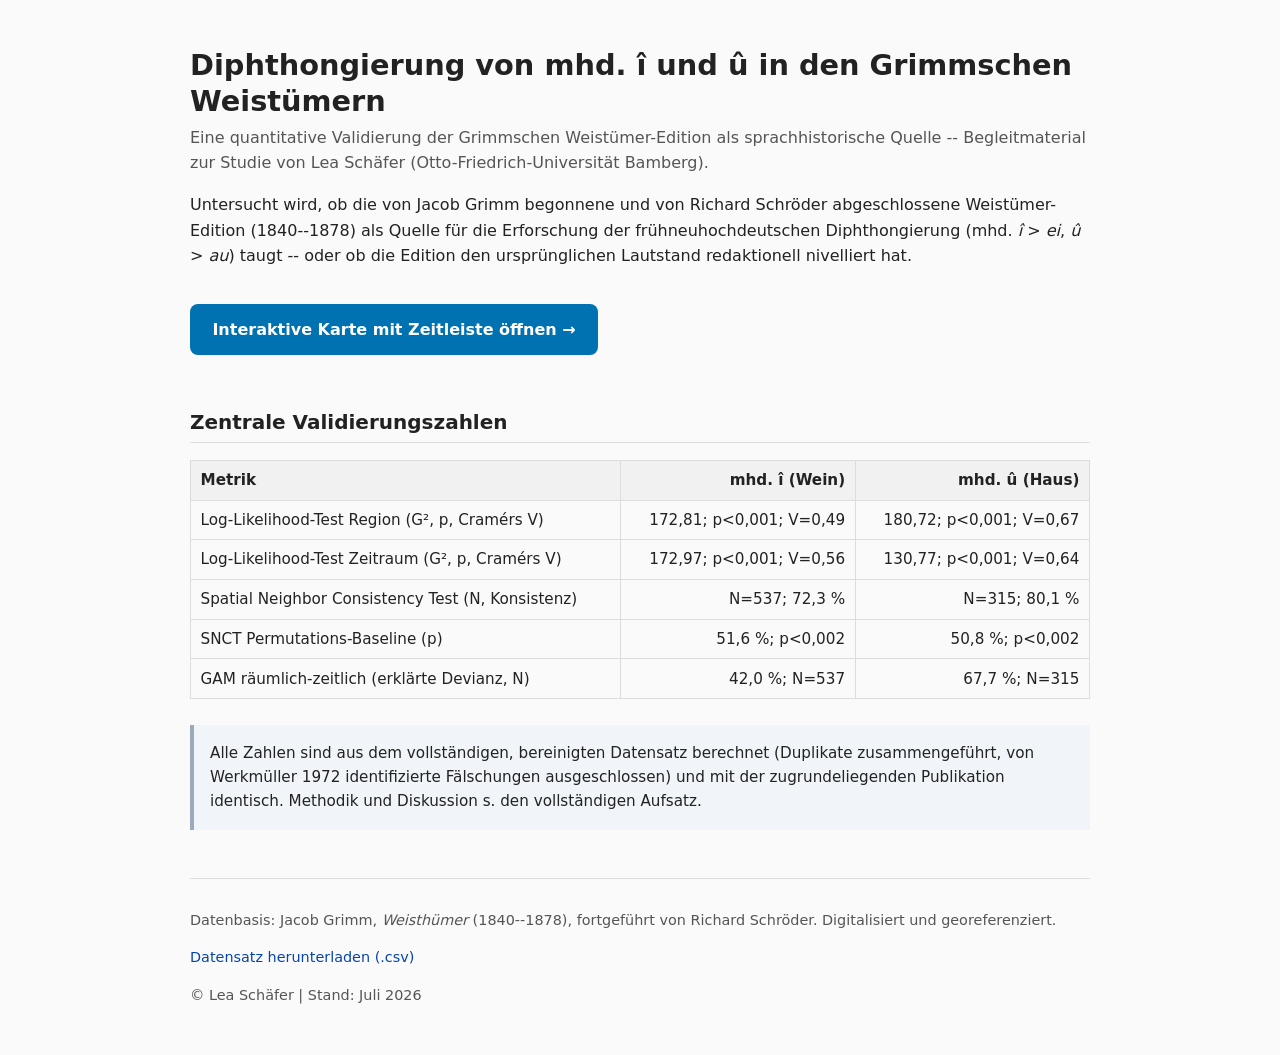
<file: Diphthongierung/index.html>
<!doctype html>
<html lang="de">
<head>
<meta charset="utf-8">
<meta name="viewport" content="width=device-width, initial-scale=1">
<title>Diphthongierung mhd. î / û in den Grimmschen Weistümern</title>
<style>
  :root {
    --diph: #d55e00;
    --mono: #0072b2;
    --bg: #fafafa;
    --panel: #ffffff;
    --border: #ddd;
  }
  body {
    font-family: system-ui, -apple-system, BlinkMacSystemFont, "Segoe UI", sans-serif;
    max-width: 900px;
    margin: 3rem auto;
    padding: 0 1.5rem;
    color: #222;
    background: var(--bg);
    line-height: 1.6;
  }
  h1 { font-size: 1.8rem; line-height: 1.25; margin-bottom: .3rem; }
  h2 { margin-top: 2rem; font-size: 1.25rem; border-bottom: 1px solid var(--border); padding-bottom: .25rem; }
  .subtitle { color: #555; margin-top: 0; }
  .cta {
    display: inline-block; margin: 1.2rem 0; padding: .8rem 1.4rem;
    background: var(--mono); color: #fff; border-radius: 8px; font-weight: 600;
    text-decoration: none;
  }
  .cta:hover { background: #005a8c; }
  table.stats { border-collapse: collapse; width: 100%; margin: .8rem 0 1.6rem; font-size: .95rem; }
  table.stats th, table.stats td { border: 1px solid var(--border); padding: .45rem .6rem; text-align: right; }
  table.stats th:first-child, table.stats td:first-child { text-align: left; }
  table.stats th { background: #f1f1f1; }
  a { color: #0645ad; text-decoration: none; }
  a:hover { text-decoration: underline; }
  footer { margin-top: 3rem; padding-top: 1rem; border-top: 1px solid var(--border); font-size: .9rem; color: #555; }
  .note { background: #f1f5f9; border-left: 4px solid #9ab; padding: 1rem; margin: 1.5rem 0; font-size: .95rem; }
</style>
</head>
<body>

<header>
  <h1>Diphthongierung von mhd. î und û in den Grimmschen Weistümern</h1>
  <p class="subtitle">Eine quantitative Validierung der Grimmschen Weistümer-Edition als sprachhistorische Quelle -- Begleitmaterial zur Studie von Lea Schäfer (Otto-Friedrich-Universität Bamberg).</p>
</header>

<main>
<p>Untersucht wird, ob die von Jacob Grimm begonnene und von Richard Schröder abgeschlossene Weistümer-Edition (1840--1878) als Quelle für die Erforschung der frühneuhochdeutschen Diphthongierung (mhd. <i>î</i> &gt; <i>ei</i>, <i>û</i> &gt; <i>au</i>) taugt -- oder ob die Edition den ursprünglichen Lautstand redaktionell nivelliert hat.</p>

<a class="cta" href="Diphthongierung_Interaktive_Karte.html">Interaktive Karte mit Zeitleiste öffnen &rarr;</a>

<h2>Zentrale Validierungszahlen</h2>
<table class="stats">
  <tr><th>Metrik</th><th>mhd. î (Wein)</th><th>mhd. û (Haus)</th></tr>
  <tr><td>Log-Likelihood-Test Region (G², p, Cramérs V)</td><td>172,81; p&lt;0,001; V=0,49</td><td>180,72; p&lt;0,001; V=0,67</td></tr>
  <tr><td>Log-Likelihood-Test Zeitraum (G², p, Cramérs V)</td><td>172,97; p&lt;0,001; V=0,56</td><td>130,77; p&lt;0,001; V=0,64</td></tr>
  <tr><td>Spatial Neighbor Consistency Test (N, Konsistenz)</td><td>N=537; 72,3 %</td><td>N=315; 80,1 %</td></tr>
  <tr><td>SNCT Permutations-Baseline (p)</td><td>51,6 %; p&lt;0,002</td><td>50,8 %; p&lt;0,002</td></tr>
  <tr><td>GAM räumlich-zeitlich (erklärte Devianz, N)</td><td>42,0 %; N=537</td><td>67,7 %; N=315</td></tr>
</table>

<div class="note">
Alle Zahlen sind aus dem vollständigen, bereinigten Datensatz berechnet (Duplikate zusammengeführt, von Werkmüller 1972 identifizierte Fälschungen ausgeschlossen) und mit der zugrundeliegenden Publikation identisch. Methodik und Diskussion s. den vollständigen Aufsatz.
</div>

</main>

<footer>
  <p>Datenbasis: Jacob Grimm, <i>Weisthümer</i> (1840--1878), fortgeführt von Richard Schröder. Digitalisiert und georeferenziert.</p>
  <p><a href="Diphthongierung.csv">Datensatz herunterladen (.csv)</a></p>
  <p>&copy; Lea Schäfer | Stand: Juli 2026</p>
</footer>

</body>
</html>
</file>
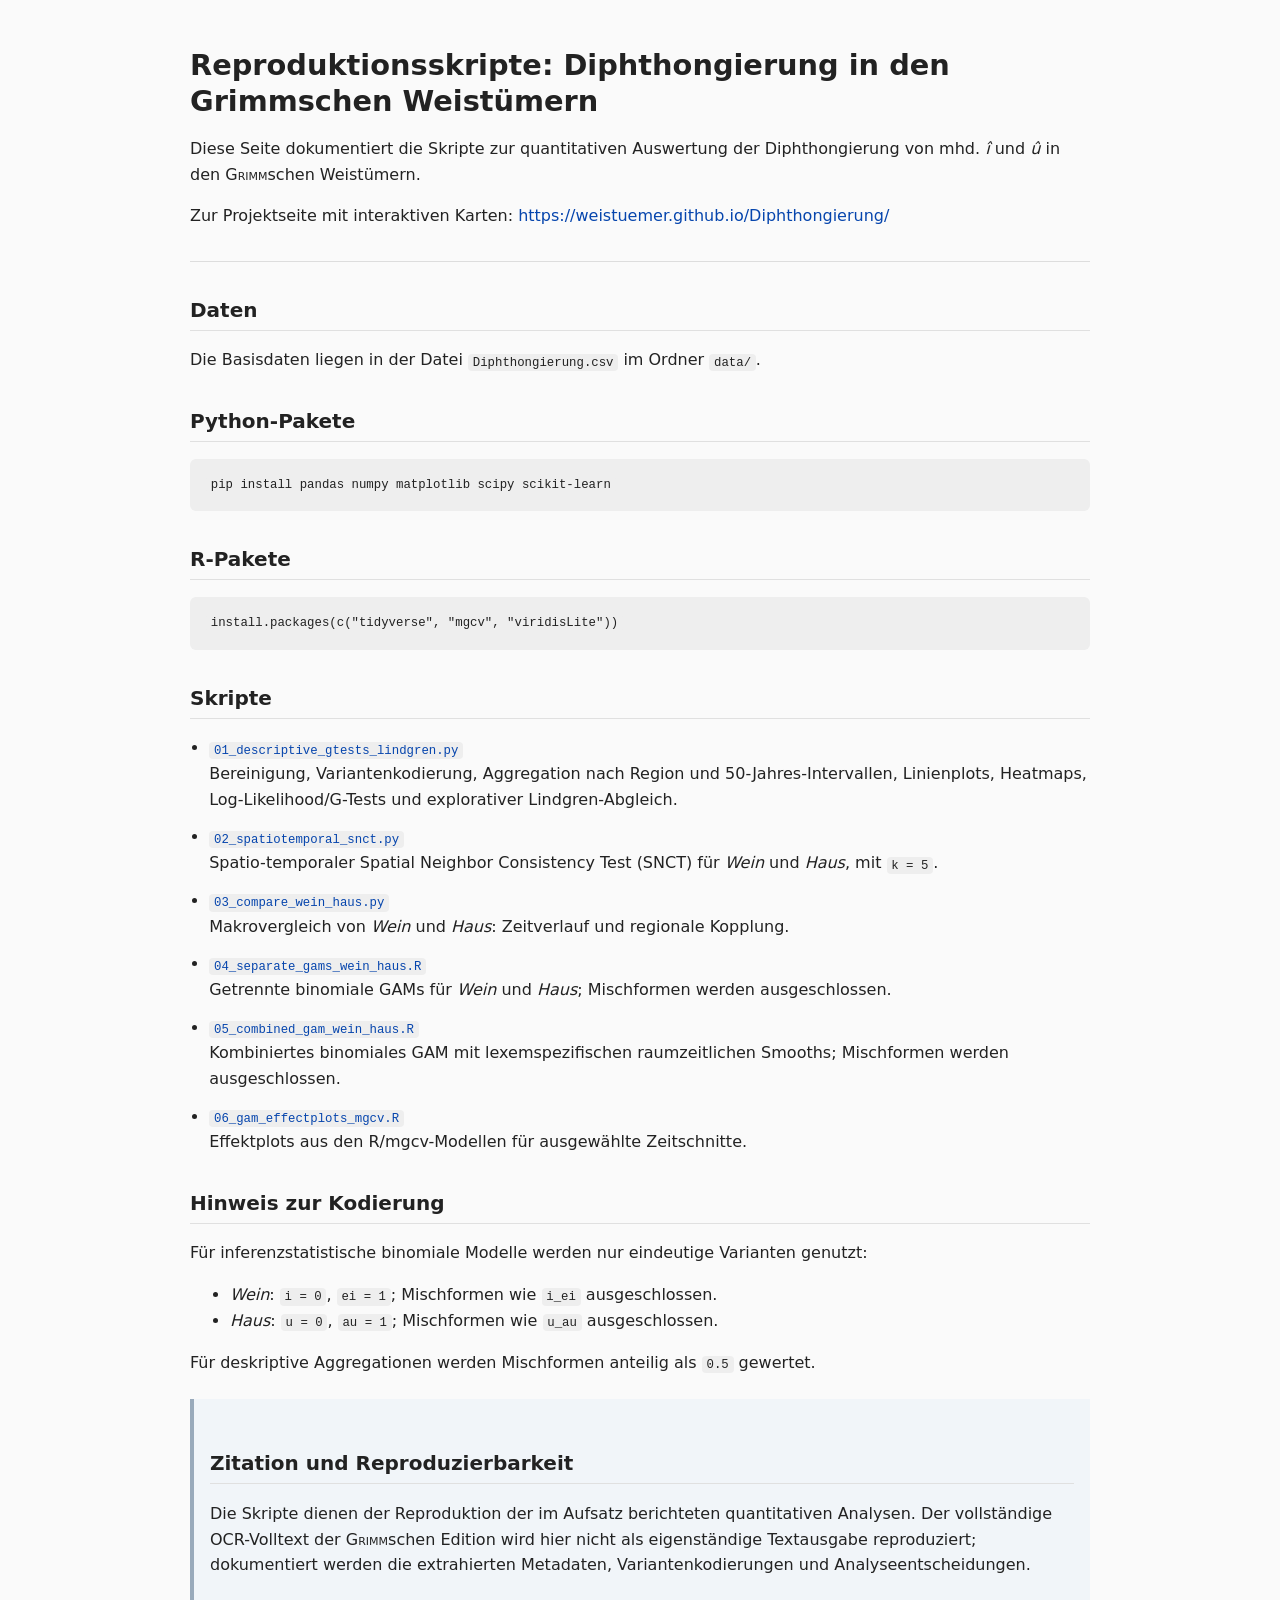
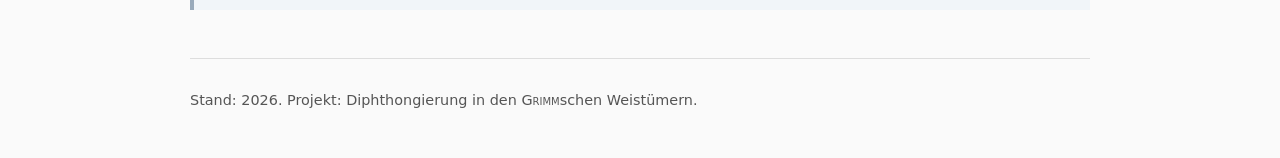
<file: scripts/index.html>
<!doctype html>
<html lang="de">
<head>
  <meta charset="utf-8">
  <meta name="viewport" content="width=device-width, initial-scale=1">
  <title>Reproduktionsskripte: Diphthongierung in den Grimmschen Weistümern</title>
  <style>
    body {
      font-family: system-ui, -apple-system, BlinkMacSystemFont, "Segoe UI", sans-serif;
      line-height: 1.6;
      max-width: 900px;
      margin: 3rem auto;
      padding: 0 1.5rem;
      color: #222;
      background: #fafafa;
    }

    header {
      border-bottom: 1px solid #ddd;
      margin-bottom: 2rem;
      padding-bottom: 1rem;
    }

    h1 {
      font-size: 1.8rem;
      line-height: 1.25;
      margin-bottom: 0.5rem;
    }

    h2 {
      margin-top: 2rem;
      font-size: 1.25rem;
      border-bottom: 1px solid #e0e0e0;
      padding-bottom: 0.25rem;
    }

    code {
      background: #eee;
      padding: 0.1rem 0.3rem;
      border-radius: 4px;
      font-size: 0.95em;
    }

    pre {
      background: #eee;
      padding: 1rem;
      border-radius: 6px;
      overflow-x: auto;
    }

    a {
      color: #0645ad;
      text-decoration: none;
    }

    a:hover {
      text-decoration: underline;
    }

    ul.script-list {
      padding-left: 1.2rem;
    }

    ul.script-list li {
      margin-bottom: 0.75rem;
    }

    .note {
      background: #f1f5f9;
      border-left: 4px solid #9ab;
      padding: 1rem;
      margin: 1.5rem 0;
    }

    footer {
      margin-top: 3rem;
      padding-top: 1rem;
      border-top: 1px solid #ddd;
      font-size: 0.9rem;
      color: #555;
    }
  </style>
</head>

<body>
  <header>
    <h1>Reproduktionsskripte: Diphthongierung in den Grimmschen Weistümern</h1>
    <p>
      Diese Seite dokumentiert die Skripte zur quantitativen Auswertung der
      Diphthongierung von mhd. <em>î</em> und <em>û</em> in den
      <span style="font-variant: small-caps;">Grimm</span>schen Weistümern.
    </p>
    <p>
      Zur Projektseite mit interaktiven Karten:
      <a href="https://weistuemer.github.io/Diphthongierung/">https://weistuemer.github.io/Diphthongierung/</a>
    </p>
  </header>

  <main>
    <section>
      <h2>Daten</h2>
      <p>
        Die Basisdaten liegen in der Datei <code>Diphthongierung.csv</code>
        im Ordner <code>data/</code>.
      </p>
    </section>

    <section>
      <h2>Python-Pakete</h2>
      <pre><code>pip install pandas numpy matplotlib scipy scikit-learn</code></pre>
    </section>

    <section>
      <h2>R-Pakete</h2>
      <pre><code>install.packages(c("tidyverse", "mgcv", "viridisLite"))</code></pre>
    </section>

    <section>
      <h2>Skripte</h2>
      <ul class="script-list">
        <li>
          <a href="01_descriptive_gtests_lindgren.py"><code>01_descriptive_gtests_lindgren.py</code></a><br>
          Bereinigung, Variantenkodierung, Aggregation nach Region und 50-Jahres-Intervallen,
          Linienplots, Heatmaps, Log-Likelihood/G-Tests und explorativer Lindgren-Abgleich.
        </li>

        <li>
          <a href="02_spatiotemporal_snct.py"><code>02_spatiotemporal_snct.py</code></a><br>
          Spatio-temporaler Spatial Neighbor Consistency Test (SNCT) für <em>Wein</em>
          und <em>Haus</em>, mit <code>k = 5</code>.
        </li>

        <li>
          <a href="03_compare_wein_haus.py"><code>03_compare_wein_haus.py</code></a><br>
          Makrovergleich von <em>Wein</em> und <em>Haus</em>: Zeitverlauf und regionale Kopplung.
        </li>

        <li>
          <a href="04_separate_gams_wein_haus.R"><code>04_separate_gams_wein_haus.R</code></a><br>
          Getrennte binomiale GAMs für <em>Wein</em> und <em>Haus</em>;
          Mischformen werden ausgeschlossen.
        </li>

        <li>
          <a href="05_combined_gam_wein_haus.R"><code>05_combined_gam_wein_haus.R</code></a><br>
          Kombiniertes binomiales GAM mit lexemspezifischen raumzeitlichen Smooths;
          Mischformen werden ausgeschlossen.
        </li>

        <li>
          <a href="06_gam_effectplots_mgcv.R"><code>06_gam_effectplots_mgcv.R</code></a><br>
          Effektplots aus den R/mgcv-Modellen für ausgewählte Zeitschnitte.
        </li>
      </ul>
    </section>

    <section>
      <h2>Hinweis zur Kodierung</h2>
      <p>
        Für inferenzstatistische binomiale Modelle werden nur eindeutige Varianten genutzt:
      </p>
      <ul>
        <li><em>Wein</em>: <code>i = 0</code>, <code>ei = 1</code>; Mischformen wie <code>i_ei</code> ausgeschlossen.</li>
        <li><em>Haus</em>: <code>u = 0</code>, <code>au = 1</code>; Mischformen wie <code>u_au</code> ausgeschlossen.</li>
      </ul>
      <p>
        Für deskriptive Aggregationen werden Mischformen anteilig als <code>0.5</code> gewertet.
      </p>
    </section>

    <section class="note">
      <h2>Zitation und Reproduzierbarkeit</h2>
      <p>
        Die Skripte dienen der Reproduktion der im Aufsatz berichteten quantitativen Analysen.
        Der vollständige OCR-Volltext der <span style="font-variant: small-caps;">Grimm</span>schen Edition
        wird hier nicht als eigenständige Textausgabe reproduziert; dokumentiert werden die
        extrahierten Metadaten, Variantenkodierungen und Analyseentscheidungen.
      </p>
    </section>
  </main>

  <footer>
    <p>
      Stand: 2026. Projekt: Diphthongierung in den
      <span style="font-variant: small-caps;">Grimm</span>schen Weistümern.
    </p>
  </footer>
</body>
</html>
</file>
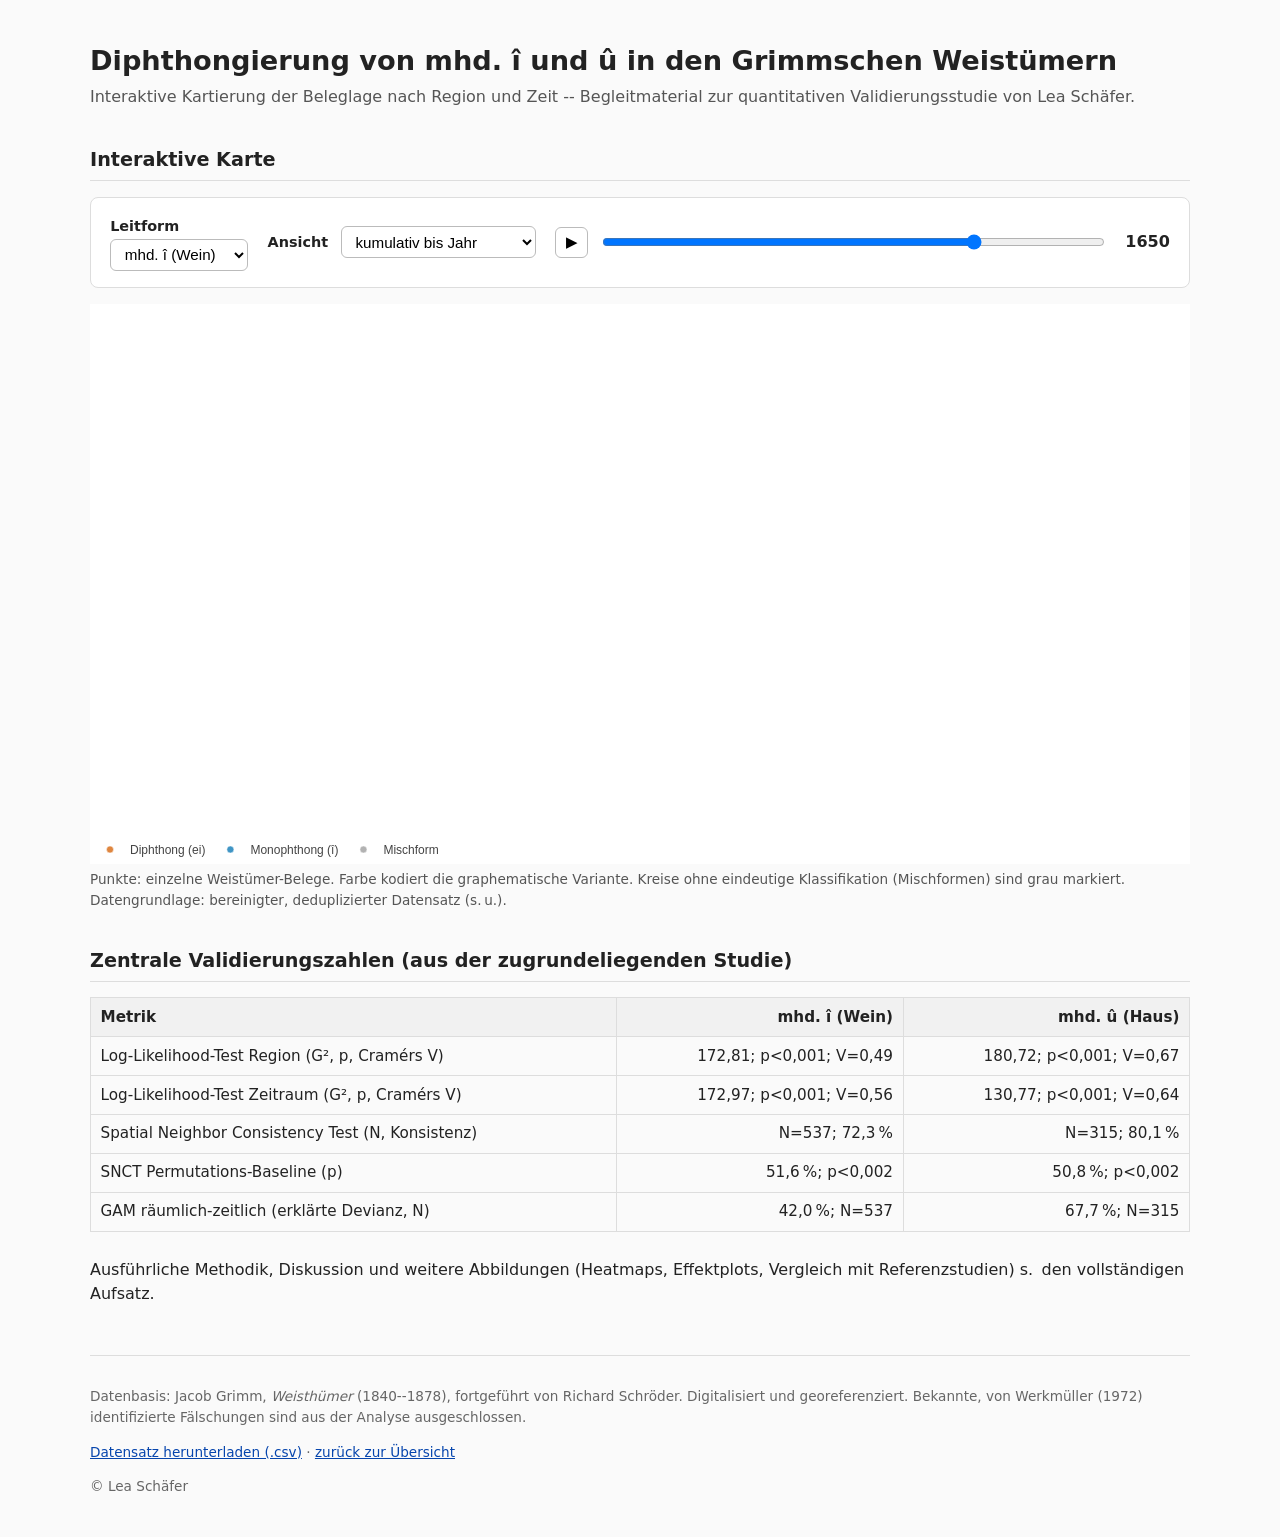
<file: Diphthongierung/Diphthongierung_Interaktive_Karte.html>
<!doctype html>
<html lang="de">
<head>
<meta charset="utf-8">
<meta name="viewport" content="width=device-width, initial-scale=1">
<title>Diphthongierung mhd. î / û -- interaktive Karte</title>
<script src="https://cdn.plot.ly/plotly-2.32.0.min.js" charset="utf-8"></script>
<style>
  :root {
    --diph: #d55e00;
    --mono: #0072b2;
    --mixed: #999999;
    --bg: #fafafa;
    --panel: #ffffff;
    --border: #ddd;
  }
  body {
    font-family: system-ui, -apple-system, BlinkMacSystemFont, "Segoe UI", sans-serif;
    max-width: 1100px;
    margin: 2.5rem auto;
    padding: 0 1.5rem;
    color: #222;
    background: var(--bg);
    line-height: 1.55;
  }
  h1 { font-size: 1.7rem; margin-bottom: .2rem; }
  h2 { font-size: 1.2rem; margin-top: 2.2rem; border-bottom: 1px solid var(--border); padding-bottom: .3rem; }
  .subtitle { color: #555; margin-top: 0; }
  .controls {
    display: flex; flex-wrap: wrap; align-items: center; gap: 1.2rem;
    background: var(--panel); border: 1px solid var(--border); border-radius: 8px;
    padding: 1rem 1.2rem; margin: 1rem 0;
  }
  .controls label { font-weight: 600; font-size: .9rem; }
  .controls select, .controls button {
    font-size: .95rem; padding: .35rem .6rem; border-radius: 6px; border: 1px solid #bbb; background: #fff;
    cursor: pointer;
  }
  .slider-wrap { flex: 1 1 320px; display: flex; align-items: center; gap: .7rem; min-width: 260px; }
  .slider-wrap input[type=range] { flex: 1; }
  #yearLabel { font-variant-numeric: tabular-nums; font-weight: 700; min-width: 3.2em; text-align: right; }
  #mapdiv { width: 100%; height: 560px; }
  .legend-note { font-size: .85rem; color: #555; margin-top: .3rem; }
  table.stats { border-collapse: collapse; width: 100%; margin: .8rem 0 1.6rem; font-size: .95rem; }
  table.stats th, table.stats td { border: 1px solid var(--border); padding: .45rem .6rem; text-align: right; }
  table.stats th:first-child, table.stats td:first-child { text-align: left; }
  table.stats th { background: #f1f1f1; }
  footer { margin-top: 3rem; padding-top: 1rem; border-top: 1px solid var(--border); font-size: .85rem; color: #666; }
  a { color: #0645ad; }
  .mode-toggle { display: flex; gap: .4rem; align-items: center; }
</style>
</head>
<body>

<h1>Diphthongierung von mhd. î und û in den Grimmschen Weistümern</h1>
<p class="subtitle">Interaktive Kartierung der Beleglage nach Region und Zeit -- Begleitmaterial zur quantitativen Validierungsstudie von Lea Schäfer.</p>

<h2>Interaktive Karte</h2>
<div class="controls">
  <div>
    <label for="lexemSelect">Leitform</label><br>
    <select id="lexemSelect">
      <option value="Wein">mhd. î (Wein)</option>
      <option value="Haus">mhd. û (Haus)</option>
    </select>
  </div>
  <div class="mode-toggle">
    <label for="modeSelect">Ansicht</label><br>
    <select id="modeSelect">
      <option value="cumulative">kumulativ bis Jahr</option>
      <option value="window">Zeitfenster (±25 Jahre)</option>
    </select>
  </div>
  <div class="slider-wrap">
    <button id="playBtn" title="Zeitleiste abspielen">&#9654;</button>
    <input type="range" id="yearSlider" min="1250" max="1650" step="5" value="1650">
    <span id="yearLabel">1650</span>
  </div>
</div>
<div id="mapdiv"></div>
<p class="legend-note">Punkte: einzelne Weistümer-Belege. Farbe kodiert die graphematische Variante. Kreise ohne eindeutige Klassifikation (Mischformen) sind grau markiert. Datengrundlage: bereinigter, deduplizierter Datensatz (s. u.).</p>

<h2>Zentrale Validierungszahlen (aus der zugrundeliegenden Studie)</h2>
<table class="stats">
  <tr><th>Metrik</th><th>mhd. î (Wein)</th><th>mhd. û (Haus)</th></tr>
  <tr><td>Log-Likelihood-Test Region (G², p, Cramérs V)</td><td>172,81; p&lt;0,001; V=0,49</td><td>180,72; p&lt;0,001; V=0,67</td></tr>
  <tr><td>Log-Likelihood-Test Zeitraum (G², p, Cramérs V)</td><td>172,97; p&lt;0,001; V=0,56</td><td>130,77; p&lt;0,001; V=0,64</td></tr>
  <tr><td>Spatial Neighbor Consistency Test (N, Konsistenz)</td><td>N=537; 72,3 %</td><td>N=315; 80,1 %</td></tr>
  <tr><td>SNCT Permutations-Baseline (p)</td><td>51,6 %; p&lt;0,002</td><td>50,8 %; p&lt;0,002</td></tr>
  <tr><td>GAM räumlich-zeitlich (erklärte Devianz, N)</td><td>42,0 %; N=537</td><td>67,7 %; N=315</td></tr>
</table>
<p>Ausführliche Methodik, Diskussion und weitere Abbildungen (Heatmaps, Effektplots, Vergleich mit Referenzstudien) s.  den vollständigen Aufsatz.</p>

<footer>
  <p>Datenbasis: Jacob Grimm, <i>Weisthümer</i> (1840--1878), fortgeführt von Richard Schröder. Digitalisiert und georeferenziert.
  Bekannte, von Werkmüller (1972) identifizierte Fälschungen sind aus der Analyse ausgeschlossen.</p>
  <p><a href="Diphthongierung.csv">Datensatz herunterladen (.csv)</a> &middot; <a href="index.html">zurück zur Übersicht</a></p>
  <p>&copy; Lea Schäfer</p>
</footer>

<script>
const DATA = {"Wein": [{"lat": 47.845556, "lon": 8.851667, "year": 1550, "variant": "Diphthong (ei)", "ort": "Aach", "band": "2"}, {"lat": 48.58111111, "lon": 7.626944444, "year": 1423, "variant": "Monophthong (î)", "ort": "Achenheim", "band": "5"}, {"lat": 50.176959, "lon": 7.040473, "year": 1507, "variant": "Diphthong (ei)", "ort": "Alflen", "band": "2"}, {"lat": 50.245833, "lon": 7.448611, "year": 1578, "variant": "Diphthong (ei)", "ort": "Alken (Mosel)", "band": "3"}, {"lat": 48.84455, "lon": 10.61892, "year": 1353, "variant": "Diphthong (ei)", "ort": "Allerheim", "band": "6"}, {"lat": 49.565, "lon": 7.881944, "year": 1507, "variant": "Diphthong (ei)", "ort": "Alsenzbruck", "band": "1"}, {"lat": 50.18973, "lon": 9.19425, "year": 1354, "variant": "Diphthong (ei)", "ort": "Altenhaslau", "band": "3"}, {"lat": 50.18973, "lon": 9.19425, "year": 1461, "variant": "Diphthong (ei)", "ort": "Altenhaslau", "band": "3"}, {"lat": 47.428571, "lon": 8.48202, "year": 1456, "variant": "Monophthong (î)", "ort": "Altregensperg", "band": "1"}, {"lat": 49.751667, "lon": 8.116111, "year": 1589, "variant": "Monophthong (î)", "ort": "Alzey", "band": "1"}, {"lat": 48.387778, "lon": 7.415, "year": 1284, "variant": "Monophthong (î)", "ort": "Andlau (Breisgau)", "band": "1"}, {"lat": 48.026667, "lon": 7.44, "year": 1486, "variant": "Mischform", "ort": "Appenwiler", "band": "1"}, {"lat": 47.33077, "lon": 9.40876, "year": 1379, "variant": "Monophthong (î)", "ort": "Appenzell", "band": "1"}, {"lat": 48.208611, "lon": 7.573333, "year": 1320, "variant": "Monophthong (î)", "ort": "Artoltzheim Artelsheim", "band": "1"}, {"lat": 50.54, "lon": 7.090556, "year": 1400, "variant": "Monophthong (î)", "ort": "Arweiler", "band": "2"}, {"lat": 47.64, "lon": 7.23, "year": 1420, "variant": "Monophthong (î)", "ort": "Aspach", "band": "4"}, {"lat": 49.831389, "lon": 7.5975, "year": 1488, "variant": "Diphthong (ei)", "ort": "Auen", "band": "2"}, {"lat": 49.901814, "lon": 6.614631, "year": 1606, "variant": "Diphthong (ei)", "ort": "Auwe (auf der Kill)", "band": "2"}, {"lat": 48.561667, "lon": 7.501111, "year": 1521, "variant": "Diphthong (ei)", "ort": "Avolsheim", "band": "5"}, {"lat": 49.96233, "lon": 8.95325, "year": 1355, "variant": "Monophthong (î)", "ort": "Babenhausen", "band": "4"}, {"lat": 50.061111, "lon": 7.769444, "year": 1349, "variant": "Monophthong (î)", "ort": "Bacharach (Hundsrück)", "band": "2"}, {"lat": 48.583889, "lon": 7.436944, "year": 1663, "variant": "Diphthong (ei)", "ort": "Balbronn", "band": "5"}, {"lat": 47.66888889, "lon": 7.168333333, "year": 1413, "variant": "Diphthong (ei)", "ort": "Balschwiller", "band": "4"}, {"lat": 48.40805556, "lon": 7.449722222, "year": 1361, "variant": "Diphthong (ei)", "ort": "Barr", "band": "5"}, {"lat": 50.3575, "lon": 6.865278, "year": 1609, "variant": "Diphthong (ei)", "ort": "Barweiler (Eifel)", "band": "3"}, {"lat": 47.55814, "lon": 7.58769, "year": 1260, "variant": "Monophthong (î)", "ort": "Basel", "band": "4"}, {"lat": 47.44, "lon": 8.63, "year": 1400, "variant": "Monophthong (î)", "ort": "Basserstorf", "band": "4"}, {"lat": 48.663611, "lon": 7.6075, "year": 1550, "variant": "Diphthong (ei)", "ort": "Behlenheim", "band": "5"}, {"lat": 50.41, "lon": 10.414444, "year": 1782, "variant": "Diphthong (ei)", "ort": "Behrungen", "band": "3"}, {"lat": 50.429722, "lon": 7.570278, "year": 1671, "variant": "Mischform", "ort": "Bendorf (bei Sayn)", "band": "1"}, {"lat": 47.59, "lon": 7.38, "year": 1420, "variant": "Monophthong (î)", "ort": "Berentzwiller bei Hüningen", "band": "4"}, {"lat": 48.576389, "lon": 7.458333, "year": 1499, "variant": "Mischform", "ort": "Bergbieten Boelenheim", "band": "5"}, {"lat": 50.8111, "lon": 6.09088, "year": 1547, "variant": "Diphthong (ei)", "ort": "Bernsberg (bei Aachen)", "band": "6"}, {"lat": 49.610691, "lon": 7.686117, "year": 1469, "variant": "Diphthong (ei)", "ort": "Bertzweiler (bei Lauterecken und Wolfstein)", "band": "5"}, {"lat": 49.504722, "lon": 6.374167, "year": 1541, "variant": "Diphthong (ei)", "ort": "Besch", "band": "2"}, {"lat": 50.360278, "lon": 8.821111, "year": 1455, "variant": "Diphthong (ei)", "ort": "Beyenheim (bei Friedberg)", "band": "5"}, {"lat": 49.796667, "lon": 8.170556, "year": 1529, "variant": "Diphthong (ei)", "ort": "Bibelnheim", "band": "1"}, {"lat": 47.284444, "lon": 8.762504, "year": 1435, "variant": "Diphthong (ei)", "ort": "Binzikon", "band": "4"}, {"lat": 49.648611, "lon": 7.166389, "year": 1448, "variant": "Diphthong (ei)", "ort": "Birkenfeld", "band": "6"}, {"lat": 47.35444, "lon": 8.437779, "year": 1347, "variant": "Monophthong (î)", "ort": "Birmenstorf und Urdorf", "band": "1"}, {"lat": 50.148889, "lon": 8.805, "year": 1460, "variant": "Monophthong (î)", "ort": "Bischofsheim", "band": "3"}, {"lat": 49.989028, "lon": 8.355, "year": 1503, "variant": "Diphthong (ei)", "ort": "Bischofsheim", "band": "5"}, {"lat": 48.266667, "lon": 10.816667, "year": 1316, "variant": "Monophthong (î)", "ort": "Bobingen bei Augsburg", "band": "6"}, {"lat": 50.457222, "lon": 7.221389, "year": 1589, "variant": "Diphthong (ei)", "ort": "Bocholt Niederweiler (Eifel)", "band": "4"}, {"lat": 49.836667, "lon": 7.679444, "year": 1487, "variant": "Monophthong (î)", "ort": "Bockenau", "band": "6"}, {"lat": 49.430833, "lon": 9.426111, "year": 1301, "variant": "Monophthong (î)", "ort": "Boffisheim Bofsheim ", "band": "1"}, {"lat": 50.18333333, "lon": 8.664722222, "year": 1441, "variant": "Monophthong (î)", "ort": "Bonames", "band": "3"}, {"lat": 51.275, "lon": 7.2, "year": 1650, "variant": "Diphthong (ei)", "ort": "Bramsel Brasel", "band": "3"}, {"lat": 50.509167, "lon": 7.296389, "year": 1490, "variant": "Diphthong (ei)", "ort": "Breisich", "band": "2"}, {"lat": 49.198333, "lon": 7.246944, "year": 1453, "variant": "Monophthong (î)", "ort": "Breitfurt", "band": "2"}, {"lat": 50.755113, "lon": 6.973056, "year": 1662, "variant": "Diphthong (ei)", "ort": "Brenich (bei Bonn und Brühl)", "band": "6"}, {"lat": 47.671111, "lon": 7.201667, "year": 1510, "variant": "Monophthong (î)", "ort": "Brinighofen", "band": "4"}, {"lat": 50.076411, "lon": 7.3942, "year": 1551, "variant": "Diphthong (ei)", "ort": "Buch", "band": "2"}, {"lat": 50.29, "lon": 9.11, "year": 1380, "variant": "Monophthong (î)", "ort": "Büdingen", "band": "3"}, {"lat": 47.656389, "lon": 7.149444, "year": 1420, "variant": "Monophthong (î)", "ort": "Budwiller", "band": "4"}, {"lat": 48.69569, "lon": 8.13785, "year": 1453, "variant": "Monophthong (î)", "ort": "Bühl Bühel bei Sulz", "band": "4"}, {"lat": 49.581155, "lon": 9.526485, "year": 1406, "variant": "Diphthong (ei)", "ort": "Bülfrigheim", "band": "3"}, {"lat": 50.28, "lon": 9.37, "year": 1451, "variant": "Monophthong (î)", "ort": "Burgjassa bei Salmünster", "band": "3"}, {"lat": 50.763056, "lon": 6.092222, "year": 1560, "variant": "Diphthong (ei)", "ort": "Burtscheid (bei Aachen)", "band": "2"}, {"lat": 50.681944, "lon": 6.978333, "year": 1547, "variant": "Diphthong (ei)", "ort": "Buschhoven", "band": "2"}, {"lat": 48.591111, "lon": 8.1175, "year": 1450, "variant": "Monophthong (î)", "ort": "Cappel (bei Achern)", "band": "1"}, {"lat": 50.178056, "lon": 7.302222, "year": 1462, "variant": "Diphthong (ei)", "ort": "Carden (Mosel)", "band": "2"}, {"lat": 50.178056, "lon": 7.302222, "year": 1547, "variant": "Diphthong (ei)", "ort": "Carden (Mosel)", "band": "2"}, {"lat": 49.483889, "lon": 7.0375, "year": 1463, "variant": "Diphthong (ei)", "ort": "Catharein Ostern", "band": "2"}, {"lat": 47.86194444, "lon": 12.40111111, "year": 1462, "variant": "Diphthong (ei)", "ort": "Chiemsee", "band": "3"}, {"lat": 50.290556, "lon": 7.463056, "year": 1518, "variant": "Monophthong (î)", "ort": "Chuer (Niederfeld, bei Kobern Mosel)", "band": "6"}, {"lat": 50.16666667, "lon": 7.199722222, "year": 1435, "variant": "Monophthong (î)", "ort": "Clotten", "band": "2"}, {"lat": 50.16666667, "lon": 7.199722222, "year": 1446, "variant": "Monophthong (î)", "ort": "Clotten", "band": "2"}, {"lat": 50.16666667, "lon": 7.199722222, "year": 1511, "variant": "Monophthong (î)", "ort": "Clotten", "band": "2"}, {"lat": 50.16666667, "lon": 7.199722222, "year": 1602, "variant": "Monophthong (î)", "ort": "Clotten Untermosel", "band": "6"}, {"lat": 49.679628, "lon": 6.554058, "year": 1508, "variant": "Diphthong (ei)", "ort": "Coenen", "band": "2"}, {"lat": 47.213056, "lon": 7.989455, "year": 1346, "variant": "Monophthong (î)", "ort": "Dagmersellen bei Lucern", "band": "4"}, {"lat": 47.63, "lon": 7.12, "year": 1578, "variant": "Diphthong (ei)", "ort": "Dammerkirch Dannemarie", "band": "4"}, {"lat": 49.156944, "lon": 7.883611, "year": 1530, "variant": "Diphthong (ei)", "ort": "Darstein (bei Ober-Schlettenbach)", "band": "5"}, {"lat": 47.750556, "lon": 7.231389, "year": 1497, "variant": "Diphthong (ei)", "ort": "Deckwiller zerstörtes Dorf bei Reiningue", "band": "4"}, {"lat": 50.126389, "lon": 6.602778, "year": 1534, "variant": "Monophthong (î)", "ort": "Densborn bei Prüm und Schönecken", "band": "2"}, {"lat": 48.753889, "lon": 7.466667, "year": 1380, "variant": "Mischform", "ort": "Dettwiller", "band": "5"}, {"lat": 49.811667, "lon": 9.658056, "year": 1449, "variant": "Diphthong (ei)", "ort": "Diffenthal", "band": "3"}, {"lat": 48.63055556, "lon": 7.669722222, "year": 1350, "variant": "Monophthong (î)", "ort": "Dingsheim", "band": "5"}, {"lat": 52.11575, "lon": 8.203417, "year": 1582, "variant": "Diphthong (ei)", "ort": "Dissen", "band": "3"}, {"lat": 50.251944, "lon": 6.7825, "year": 1550, "variant": "Diphthong (ei)", "ort": "Dockweiler (bei Daun)", "band": "3"}, {"lat": 50.143611, "lon": 7.397778, "year": 1580, "variant": "Diphthong (ei)", "ort": "Dommershausen", "band": "2"}, {"lat": 48.349444, "lon": 8.512222, "year": 1417, "variant": "Monophthong (î)", "ort": "Dornhaim", "band": "1"}, {"lat": 48.47027778, "lon": 8.499444444, "year": 1456, "variant": "Mischform", "ort": "Dornstetten", "band": "1"}, {"lat": 50.247439, "lon": 8.010325, "year": 1523, "variant": "Diphthong (ei)", "ort": "Dörsdorf", "band": "1"}, {"lat": 50.545556, "lon": 6.409722, "year": 1419, "variant": "Diphthong (ei)", "ort": "Dreiborn", "band": "2"}, {"lat": 49.941008, "lon": 6.817278, "year": 1588, "variant": "Diphthong (ei)", "ort": "Dreys", "band": "2"}, {"lat": 49.884722, "lon": 6.953333, "year": 1315, "variant": "Monophthong (î)", "ort": "Drohn Wintrich Berncastel Graach", "band": "2"}, {"lat": 47.398332, "lon": 8.619445, "year": 1483, "variant": "Monophthong (î)", "ort": "Dübendorf", "band": "4"}, {"lat": 50.25852, "lon": 7.16833, "year": 1521, "variant": "Mischform", "ort": "Dünchenheim", "band": "3"}, {"lat": 48.712222, "lon": 7.535, "year": 1438, "variant": "Monophthong (î)", "ort": "Duntzenheim", "band": "5"}, {"lat": 49.459444, "lon": 8.168056, "year": 1530, "variant": "Mischform", "ort": "Dürkheim", "band": "1"}, {"lat": 49.809502, "lon": 7.833362, "year": 1567, "variant": "Diphthong (ei)", "ort": "Ebernburg", "band": "5"}, {"lat": 48.311111, "lon": 7.524167, "year": 1612, "variant": "Diphthong (ei)", "ort": "Ebersheimmuenster", "band": "5"}, {"lat": 48.311111, "lon": 7.524167, "year": 1320, "variant": "Monophthong (î)", "ort": "Ebersheimmünster", "band": "1"}, {"lat": 50.0395, "lon": 8.4717, "year": 1535, "variant": "Diphthong (ei)", "ort": "Eddersheim", "band": "4"}, {"lat": 49.8151, "lon": 6.48911, "year": 1588, "variant": "Diphthong (ei)", "ort": "Edingen (bei Echternach)", "band": "3"}, {"lat": 49.874722, "lon": 6.573333, "year": 1518, "variant": "Monophthong (î)", "ort": "Edisheim", "band": "2"}, {"lat": 47.136104, "lon": 8.613887, "year": 1350, "variant": "Monophthong (î)", "ort": "Egeri", "band": "1"}, {"lat": 48.043056, "lon": 7.305833, "year": 1508, "variant": "Monophthong (î)", "ort": "Egisheim", "band": "4"}, {"lat": 48.877778, "lon": 10.473889, "year": 1484, "variant": "Diphthong (ei)", "ort": "Ehringen bei Nördlingen", "band": "6"}, {"lat": 49.72388889, "lon": 10.00083333, "year": 1396, "variant": "Diphthong (ei)", "ort": "Eibelstadt", "band": "6"}, {"lat": 49.39145, "lon": 6.90512, "year": 1564, "variant": "Diphthong (ei)", "ort": "Eidenborn Falscheid (Saar)", "band": "2"}, {"lat": 50.098056, "lon": 7.150833, "year": 1550, "variant": "Diphthong (ei)", "ort": "Eidinger Eller (Mosel)", "band": "2"}, {"lat": 47.128055, "lon": 8.743058, "year": 1493, "variant": "Monophthong (î)", "ort": "Einsiedeln", "band": "1"}, {"lat": 49.561389, "lon": 8.0725, "year": 1656, "variant": "Diphthong (ei)", "ort": "Eisenberg (bei Grünstadt und Ramsen)", "band": "5"}, {"lat": 48.578889, "lon": 7.689722, "year": 1532, "variant": "Diphthong (ei)", "ort": "Ekbolzheim", "band": "1"}, {"lat": 50.174992, "lon": 8.368401, "year": 1482, "variant": "Monophthong (î)", "ort": "Elhalden (Ehlhalten) Nithusen", "band": "1"}, {"lat": 50.114167, "lon": 7.233889, "year": 1644, "variant": "Diphthong (ei)", "ort": "Ellenz (Mosel)", "band": "2"}, {"lat": 47.510278, "lon": 8.593334, "year": 1518, "variant": "Monophthong (î)", "ort": "Embrach", "band": "1"}, {"lat": 47.623611, "lon": 7.291111, "year": 1420, "variant": "Monophthong (î)", "ort": "Emlingen Wiltersdorf Tagsdorf östl von Altkirch", "band": "4"}, {"lat": 49.883056, "lon": 6.916667, "year": 1532, "variant": "Diphthong (ei)", "ort": "Emmel (Mosel)", "band": "2"}, {"lat": 50.725139, "lon": 7.072833, "year": 1552, "variant": "Diphthong (ei)", "ort": "Endenich (Bonn)", "band": "2"}, {"lat": 47.671111, "lon": 7.201667, "year": 1420, "variant": "Monophthong (î)", "ort": "Enschingen", "band": "4"}, {"lat": 48.079444, "lon": 16.606667, "year": 1575, "variant": "Diphthong (ei)", "ort": "Enzersdorf", "band": "3"}, {"lat": 47.30472, "lon": 8.592499, "year": 1510, "variant": "Monophthong (î)", "ort": "Erlenbach Zürichsee", "band": "4"}, {"lat": 47.66931, "lon": 9.0799, "year": 1350, "variant": "Monophthong (î)", "ort": "Ermatingen", "band": "1"}, {"lat": 47.66931, "lon": 9.0799, "year": 1518, "variant": "Monophthong (î)", "ort": "Ermatingen", "band": "1"}, {"lat": 48.42194444, "lon": 7.661111111, "year": 1407, "variant": "Monophthong (î)", "ort": "Erstein", "band": "5"}, {"lat": 49.898056, "lon": 6.850278, "year": 1561, "variant": "Diphthong (ei)", "ort": "Esch", "band": "2"}, {"lat": 49.820278, "lon": 9.257222, "year": 1462, "variant": "Mischform", "ort": "Eschau im Spessart", "band": "6"}, {"lat": 46.913603, "lon": 7.93472, "year": 1500, "variant": "Monophthong (î)", "ort": "Escholzmatt", "band": "4"}, {"lat": 49.717083, "lon": 6.310053, "year": 1401, "variant": "Diphthong (ei)", "ort": "Eschweiler", "band": "2"}, {"lat": 49.525933, "lon": 6.486139, "year": 1462, "variant": "Diphthong (ei)", "ort": "Faha", "band": "2"}, {"lat": 49.525933, "lon": 6.486139, "year": 1529, "variant": "Diphthong (ei)", "ort": "Faha", "band": "2"}, {"lat": 50.454213, "lon": 7.426383, "year": 1494, "variant": "Diphthong (ei)", "ort": "Fahr Ginnersdorf Wolfendorf", "band": "5"}, {"lat": 50.144722, "lon": 7.119167, "year": 1580, "variant": "Diphthong (ei)", "ort": "Faid", "band": "6"}, {"lat": 50.131389, "lon": 7.231667, "year": 1459, "variant": "Diphthong (ei)", "ort": "Fankel", "band": "2"}, {"lat": 50.131389, "lon": 7.231667, "year": 1446, "variant": "Diphthong (ei)", "ort": "Fankel", "band": "6"}, {"lat": 49.681262, "lon": 6.499994, "year": 1600, "variant": "Diphthong (ei)", "ort": "Fellerich", "band": "3"}, {"lat": 49.6736, "lon": 6.5632, "year": 1598, "variant": "Diphthong (ei)", "ort": "Filzen (Hochwald)", "band": "2"}, {"lat": 49.284586, "lon": 7.652663, "year": 1536, "variant": "Diphthong (ei)", "ort": "Fischbach, Waldfischbach bei Türkheim", "band": "1"}, {"lat": 47.649722, "lon": 7.599722, "year": 1415, "variant": "Monophthong (î)", "ort": "Fischingen", "band": "1"}, {"lat": 50.345278, "lon": 8.050278, "year": 1462, "variant": "Diphthong (ei)", "ort": "Flacht", "band": "4"}, {"lat": 50.423056, "lon": 9.565833, "year": 1442, "variant": "Monophthong (î)", "ort": "Flieden", "band": "3"}, {"lat": 50.370833, "lon": 8.015833, "year": 1444, "variant": "Diphthong (ei)", "ort": "Fossenhelde", "band": "1"}, {"lat": 50.370833, "lon": 8.015833, "year": 1383, "variant": "Diphthong (ei)", "ort": "Fossenhelde = Fuchshöhe bei Diez", "band": "1"}, {"lat": 50.595998, "lon": 7.090173, "year": 1515, "variant": "Diphthong (ei)", "ort": "Fritzdorf (bei Bonn)", "band": "2"}, {"lat": 50.283222, "lon": 8.080275, "year": 1540, "variant": "Diphthong (ei)", "ort": "Gärteshecken bei Burgschwalbach und Hanstetten", "band": "1"}, {"lat": 50.633333, "lon": 6.7, "year": 1573, "variant": "Diphthong (ei)", "ort": "Gartzem (bei Münstereifel)", "band": "2"}, {"lat": 47.9075, "lon": 7.210277778, "year": 1444, "variant": "Monophthong (î)", "ort": "Gebweiler", "band": "5"}, {"lat": 47.9075, "lon": 7.210278, "year": 1397, "variant": "Monophthong (î)", "ort": "Gebweiler bei Sulz", "band": "4"}, {"lat": 49.715746, "lon": 6.956416, "year": 1607, "variant": "Diphthong (ei)", "ort": "Geisfeld (bei Hermeskeil)", "band": "6"}, {"lat": 49.898056, "lon": 7.928056, "year": 1491, "variant": "Monophthong (î)", "ort": "Genzingen", "band": "4"}, {"lat": 47.753056, "lon": 7.092222, "year": 1579, "variant": "Diphthong (ei)", "ort": "Gewenheim", "band": "4"}, {"lat": 50.154722, "lon": 7.018333, "year": 1554, "variant": "Diphthong (ei)", "ort": "Gillenbeuren (bei Cochem)", "band": "6"}, {"lat": 49.242778, "lon": 8.066111, "year": 1568, "variant": "Diphthong (ei)", "ort": "Gleiszweiler", "band": "5"}, {"lat": 49.867778, "lon": 6.518889, "year": 1550, "variant": "Diphthong (ei)", "ort": "Giltzem (bei Trier)", "band": "6"}, {"lat": 50.684722, "lon": 7.155, "year": 1577, "variant": "Diphthong (ei)", "ort": "Godesberg (bei Bonn)", "band": "2"}, {"lat": 49.592222, "lon": 8.048333, "year": 1450, "variant": "Diphthong (ei)", "ort": "Goellheim (bei Grünstadt)", "band": "5"}, {"lat": 48.850556, "lon": 10.433889, "year": 1575, "variant": "Diphthong (ei)", "ort": "Goldburghausen bei Nördlingen", "band": "6"}, {"lat": 47.6643, "lon": 9.13381, "year": 1521, "variant": "Monophthong (î)", "ort": "Gottlieben", "band": "4"}, {"lat": 49.935, "lon": 7.0625, "year": 1586, "variant": "Diphthong (ei)", "ort": "Graach", "band": "2"}, {"lat": 49.940278, "lon": 6.7425, "year": 1615, "variant": "Diphthong (ei)", "ort": "Gräferath (Eifel)", "band": "2"}, {"lat": 47.570722, "lon": 10.268194, "year": 1387, "variant": "Diphthong (ei)", "ort": "Greggenhofen im Allgäu bei Sonthofen", "band": "6"}, {"lat": 47.565278, "lon": 7.298889, "year": 1491, "variant": "Monophthong (î)", "ort": "Grenzingen (zwischen Queich, Lauter, Nahe, Rhein)", "band": "4"}, {"lat": 47.565278, "lon": 7.298889, "year": 1420, "variant": "Monophthong (î)", "ort": "Grenzingen Henflingen bei Riespach", "band": "4"}, {"lat": 49.816667, "lon": 9.766667, "year": 1448, "variant": "Diphthong (ei)", "ort": "Greusenheim (Rotfels)", "band": "6"}, {"lat": 48.635, "lon": 7.667222, "year": 1462, "variant": "Diphthong (ei)", "ort": "Griesheim", "band": "4"}, {"lat": 48.635, "lon": 7.667222, "year": 1340, "variant": "Monophthong (î)", "ort": "Griesheim (Elsass)", "band": "5"}, {"lat": 49.603953, "lon": 8.18146, "year": 1300, "variant": "Diphthong (ei)", "ort": "Groß Bockenheim", "band": "5"}, {"lat": 47.688889, "lon": 7.503889, "year": 1384, "variant": "Monophthong (î)", "ort": "Grosskems", "band": "1"}, {"lat": 49.879722, "lon": 7.798611, "year": 1498, "variant": "Diphthong (ei)", "ort": "Gutenberg (Hundsrück, Nahe)", "band": "2"}, {"lat": 49.72, "lon": 6.726667, "year": 1558, "variant": "Diphthong (ei)", "ort": "Gutweiler bei Trier", "band": "6"}, {"lat": 48.116667, "lon": 7.900556, "year": 1341, "variant": "Monophthong (î)", "ort": "Hachberg", "band": "1"}, {"lat": 49.76, "lon": 9.52, "year": 1420, "variant": "Mischform", "ort": "Haidenfeld", "band": "3"}, {"lat": 50.043223, "lon": 8.880816, "year": 1500, "variant": "Monophthong (î)", "ort": "Hainhausen", "band": "4"}, {"lat": 50.17606, "lon": 7.5506, "year": 1647, "variant": "Diphthong (ei)", "ort": "Halsenbach u. Bickenbach", "band": "2"}, {"lat": 47.613453, "lon": 7.612581, "year": 1450, "variant": "Monophthong (î)", "ort": "Haltingen (Mosel)", "band": "1"}, {"lat": 49.420067, "lon": 6.650247, "year": 1570, "variant": "Diphthong (ei)", "ort": "Harlingen (Saar)", "band": "2"}, {"lat": 48.550556, "lon": 7.329722, "year": 1336, "variant": "Diphthong (ei)", "ort": "Haselach (bei Molsheim)", "band": "1"}, {"lat": 48.901944, "lon": 7.978889, "year": 1494, "variant": "Mischform", "ort": "Hattgau", "band": "5"}, {"lat": 49.371389, "lon": 7.321667, "year": 1575, "variant": "Diphthong (ei)", "ort": "Hattweiler", "band": "5"}, {"lat": 49.9, "lon": 11.03, "year": 1449, "variant": "Diphthong (ei)", "ort": "Hausen", "band": "3"}, {"lat": 47.691944, "lon": 7.124722, "year": 1661, "variant": "Diphthong (ei)", "ort": "Hecken", "band": "4"}, {"lat": 47.508186, "lon": 8.771379, "year": 1396, "variant": "Monophthong (î)", "ort": "Hege", "band": "1"}, {"lat": 47.508186, "lon": 8.771379, "year": 1464, "variant": "Monophthong (î)", "ort": "Hege", "band": "1"}, {"lat": 49.041111, "lon": 10.597222, "year": 1482, "variant": "Diphthong (ei)", "ort": "Heidenheim", "band": "3"}, {"lat": 48.6178, "lon": 10.15042, "year": 1526, "variant": "Diphthong (ei)", "ort": "Heidenheim Kloster Anhausen", "band": "6"}, {"lat": 48.538056, "lon": 7.39, "year": 1485, "variant": "Monophthong (î)", "ort": "Heiligenberg", "band": "1"}, {"lat": 50.450455, "lon": 7.538711, "year": 1630, "variant": "Diphthong (ei)", "ort": "Heimbach Weiss Gladbach (bei Koblenz)", "band": "1"}, {"lat": 49.763292, "lon": 8.083943, "year": 1413, "variant": "Diphthong (ei)", "ort": "Heimersheim", "band": "4"}, {"lat": 47.726667, "lon": 7.226389, "year": 1301, "variant": "Monophthong (î)", "ort": "Heimsbrunn bei Mühlhausen", "band": "4"}, {"lat": 49.766667, "lon": 9.716667, "year": 1410, "variant": "Monophthong (î)", "ort": "Helblingstatt jetzt Helmstatt", "band": "6"}, {"lat": 47.475373, "lon": 9.186575, "year": 1450, "variant": "Monophthong (î)", "ort": "Helfenswil Linggenwil Amtenzell", "band": "5"}, {"lat": 49.77, "lon": 9.72, "year": 1410, "variant": "Monophthong (î)", "ort": "Helmstatt", "band": "3"}, {"lat": 48.667222, "lon": 7.333333, "year": 1584, "variant": "Diphthong (ei)", "ort": "Hengweiler", "band": "1"}, {"lat": 49.64152778, "lon": 8.645, "year": 1497, "variant": "Diphthong (ei)", "ort": "Heppenheim", "band": "5"}, {"lat": 49.014722, "lon": 7.084167, "year": 1458, "variant": "Monophthong (î)", "ort": "Herbizheim", "band": "2"}, {"lat": 48.019167, "lon": 7.326111, "year": 1454, "variant": "Diphthong (ei)", "ort": "Herlisheim bei Colmar", "band": "4"}, {"lat": 47.33177, "lon": 8.34526, "year": 1415, "variant": "Monophthong (î)", "ort": "Hermetsschwil", "band": "5"}, {"lat": 50.347103, "lon": 9.557303, "year": 1417, "variant": "Monophthong (î)", "ort": "Herolz", "band": "3"}, {"lat": 48.995278, "lon": 9.188056, "year": 1424, "variant": "Diphthong (ei)", "ort": "Hessigheim", "band": "6"}, {"lat": 49.878333, "lon": 6.814167, "year": 1561, "variant": "Diphthong (ei)", "ort": "Hetzerad (Esch)", "band": "2"}, {"lat": 51.171389, "lon": 6.939444, "year": 1386, "variant": "Diphthong (ei)", "ort": "Hilden (bei Düsseldorf)", "band": "3"}, {"lat": 47.364645, "lon": 8.566284, "year": 1538, "variant": "Monophthong (î)", "ort": "Hirslanden Stadelhofen", "band": "4"}, {"lat": 49.765833, "lon": 7.8325, "year": 1543, "variant": "Diphthong (ei)", "ort": "Hochstetten", "band": "5"}, {"lat": 50.474444, "lon": 6.956667, "year": 1450, "variant": "Monophthong (î)", "ort": "Hoenningen", "band": "6"}, {"lat": 49.16555556, "lon": 8.326388889, "year": 1565, "variant": "Diphthong (ei)", "ort": "Hoerdt", "band": "5"}, {"lat": 50.198611, "lon": 6.831944, "year": 1559, "variant": "Diphthong (ei)", "ort": "Hoevels bei Daun und Hillesheim", "band": "6"}, {"lat": 50.587222, "lon": 9.837778, "year": 1525, "variant": "Diphthong (ei)", "ort": "Hofbibra", "band": "3"}, {"lat": 50.05619, "lon": 9.65682, "year": 1456, "variant": "Diphthong (ei)", "ort": "Hofstätten, Massenbuch, Halsbach", "band": "3"}, {"lat": 50.05619, "lon": 9.65682, "year": 1552, "variant": "Diphthong (ei)", "ort": "Hofstätten, Massenbuch, Halsbach", "band": "3"}, {"lat": 48.094167, "lon": 7.184167, "year": 1441, "variant": "Monophthong (î)", "ort": "Hohennack (bei Münster am Kaiserberg)", "band": "5"}, {"lat": 47.78, "lon": 7.092222, "year": 1354, "variant": "Monophthong (î)", "ort": "Hohenrodern", "band": "4"}, {"lat": 47.333335, "lon": 7.754177, "year": 1424, "variant": "Monophthong (î)", "ort": "Holderbank", "band": "5"}, {"lat": 48.955278, "lon": 10.605278, "year": 1450, "variant": "Diphthong (ei)", "ort": "Holzkirchen bei Öttingen", "band": "6"}, {"lat": 47.401979, "lon": 8.499374, "year": 1338, "variant": "Monophthong (î)", "ort": "Höngg", "band": "1"}, {"lat": 50.147222, "lon": 8.451389, "year": 1482, "variant": "Monophthong (î)", "ort": "Hornau Kelchheim", "band": "1"}, {"lat": 48.824444, "lon": 10.704722, "year": 1505, "variant": "Diphthong (ei)", "ort": "Huisheim bei Allerheim", "band": "6"}, {"lat": 48.953333, "lon": 7.942222, "year": 1588, "variant": "Diphthong (ei)", "ort": "Hundspach", "band": "4"}, {"lat": 48.616389, "lon": 7.592222, "year": 1454, "variant": "Diphthong (ei)", "ort": "Hürtigheim (bei Fessenheim und Strasbourg)", "band": "4"}, {"lat": 49.71, "lon": 6.548056, "year": 1537, "variant": "Diphthong (ei)", "ort": "Igel", "band": "2"}, {"lat": 48.80229, "lon": 7.454066, "year": 1559, "variant": "Diphthong (ei)", "ort": "Imbsheim", "band": "1"}, {"lat": 50.130278, "lon": 6.959444, "year": 1660, "variant": "Diphthong (ei)", "ort": "Immeroth (Eifel)", "band": "2"}, {"lat": 50.643611, "lon": 6.646667, "year": 1491, "variant": "Monophthong (î)", "ort": "Irnich", "band": "3"}, {"lat": 49.605, "lon": 6.594444, "year": 1550, "variant": "Diphthong (ei)", "ort": "Irsch Serrig Beurig bei Saarburg", "band": "6"}, {"lat": 47.9025, "lon": 7.253889, "year": 1382, "variant": "Monophthong (î)", "ort": "Issenheim", "band": "4"}, {"lat": 49.87036, "lon": 6.5905, "year": 1561, "variant": "Monophthong (î)", "ort": "Ittel", "band": "2"}, {"lat": 48.604167, "lon": 7.594444, "year": 1550, "variant": "Monophthong (î)", "ort": "Ütenheim", "band": "1"}, {"lat": 48.905126, "lon": 10.356232, "year": 1625, "variant": "Diphthong (ei)", "ort": "Itzlingen bei Schneidheim", "band": "6"}, {"lat": 48.123611, "lon": 7.476667, "year": 1590, "variant": "Monophthong (î)", "ort": "Jebsheim bei Colmar", "band": "4"}, {"lat": 48.043056, "lon": 7.305833, "year": 1559, "variant": "Diphthong (ei)", "ort": "Kaisers Dinghof Egissheim", "band": "4"}, {"lat": 50.274444, "lon": 9.051667, "year": 1525, "variant": "Mischform", "ort": "Kalbach (bei Büdingen)", "band": "5"}, {"lat": 49.490556, "lon": 8.175833, "year": 1417, "variant": "Monophthong (î)", "ort": "Kalstadt Ungstein Pfeffingen", "band": "5"}, {"lat": 49.729489, "lon": 10.088453, "year": 1468, "variant": "Diphthong (ei)", "ort": "Kaltensondheim", "band": "3"}, {"lat": 49.866667, "lon": 9.633333, "year": 1448, "variant": "Mischform", "ort": "Karbach", "band": "6"}, {"lat": 47.61527778, "lon": 7.211944444, "year": 1420, "variant": "Monophthong (î)", "ort": "Karspach", "band": "4"}, {"lat": 49.8475, "lon": 7.495, "year": 1560, "variant": "Diphthong (ei)", "ort": "Kellenbach bei Kirn", "band": "2"}, {"lat": 50.088361, "lon": 7.020733, "year": 1500, "variant": "Diphthong (ei)", "ort": "Kenfuss", "band": "2"}, {"lat": 49.801944, "lon": 6.7225, "year": 1350, "variant": "Monophthong (î)", "ort": "Kenne (Mosel)", "band": "6"}, {"lat": 50.386944, "lon": 7.495278, "year": 1551, "variant": "Diphthong (ei)", "ort": "Kerlich Eifel", "band": "6"}, {"lat": 50.193611, "lon": 7.371111, "year": 1680, "variant": "Diphthong (ei)", "ort": "Kern (Mosel)", "band": "2"}, {"lat": 50.396389, "lon": 7.585556, "year": 1551, "variant": "Diphthong (ei)", "ort": "Kesselheim Eifel bzw Rhein", "band": "6"}, {"lat": 48.136111, "lon": 7.286111, "year": 1597, "variant": "Diphthong (ei)", "ort": "Kienzheim bei Sigolsheim", "band": "4"}, {"lat": 47.96499, "lon": 7.95708, "year": 1395, "variant": "Monophthong (î)", "ort": "Kirchzarten", "band": "1"}, {"lat": 49.616667, "lon": 9.183333, "year": 1395, "variant": "Monophthong (î)", "ort": "Kirchzell", "band": "6"}, {"lat": 48.656667, "lon": 7.567778, "year": 1307, "variant": "Monophthong (î)", "ort": "Kleinfrankenheim (bei Truchersheim)", "band": "5"}, {"lat": 47.6881, "lon": 7.5234, "year": 1350, "variant": "Monophthong (î)", "ort": "Kleinkembs", "band": "1"}, {"lat": 50.560278, "lon": 8.646111, "year": 1577, "variant": "Diphthong (ei)", "ort": "Kleinlinden", "band": "5"}, {"lat": 50.04, "lon": 8.98, "year": 1533, "variant": "Diphthong (ei)", "ort": "Kleinwelzheim", "band": "3"}, {"lat": 48.001111, "lon": 12.534444, "year": 1439, "variant": "Diphthong (ei)", "ort": "Kloster Baumburg Altenmarkt", "band": "6"}, {"lat": 49.593912, "lon": 7.998992, "year": 1357, "variant": "Mischform", "ort": "Kloster Münstertreis zu Dreis", "band": "4"}, {"lat": 47.224996, "lon": 8.461663, "year": 1414, "variant": "Monophthong (î)", "ort": "Knonau", "band": "4"}, {"lat": 47.33604, "lon": 8.02417, "year": 1401, "variant": "Monophthong (î)", "ort": "Koellikon", "band": "5"}, {"lat": 49.360278, "lon": 7.06, "year": 1550, "variant": "Diphthong (ei)", "ort": "Königreich (Saar bei Horchweiler)", "band": "2"}, {"lat": 50.5888, "lon": 6.92834, "year": 1586, "variant": "Diphthong (ei)", "ort": "Krahnenforst (bei Münstereifel)", "band": "2"}, {"lat": 49.766389, "lon": 9.515, "year": 1449, "variant": "Mischform", "ort": "Kreuzwertheim am Main", "band": "6"}, {"lat": 50.198333, "lon": 8.381944, "year": 1556, "variant": "Diphthong (ei)", "ort": "Kriftel (Borne und Crüftel)", "band": "1"}, {"lat": 48.076389, "lon": 7.534444, "year": 1513, "variant": "Mischform", "ort": "Kuenheim", "band": "4"}, {"lat": 47.599276, "lon": 8.362248, "year": 1497, "variant": "Monophthong (î)", "ort": "Kuessenberg", "band": "5"}, {"lat": 49.594167, "lon": 8.467083, "year": 1571, "variant": "Diphthong (ei)", "ort": "Lampertheim", "band": "4"}, {"lat": 49.641528, "lon": 8.645, "year": 1430, "variant": "Diphthong (ei)", "ort": "Landsberg (bei Heppenheim)", "band": "1"}, {"lat": 48.143056, "lon": 10.760833, "year": 1378, "variant": "Monophthong (î)", "ort": "Langenerringen", "band": "3"}, {"lat": 49.80052, "lon": 7.89938, "year": 1482, "variant": "Diphthong (ei)", "ort": "Laubersheim", "band": "4"}, {"lat": 50.64, "lon": 9.4, "year": 1589, "variant": "Diphthong (ei)", "ort": "Lauterbach", "band": "3"}, {"lat": 50.64, "lon": 9.4, "year": 1469, "variant": "Diphthong (ei)", "ort": "Lauterbach", "band": "3"}, {"lat": 49.821111, "lon": 6.881389, "year": 1546, "variant": "Diphthong (ei)", "ort": "Leiwen (Mosel)", "band": "6"}, {"lat": 49.81, "lon": 9.603889, "year": 1448, "variant": "Mischform", "ort": "Lengfurt", "band": "3"}, {"lat": 50.321111, "lon": 7.539722, "year": 1555, "variant": "Diphthong (ei)", "ort": "Leye (Mosel/Eifel)", "band": "2"}, {"lat": 49.3025, "lon": 6.758889, "year": 1458, "variant": "Diphthong (ei)", "ort": "Liesdorf (Saar)", "band": "2"}, {"lat": 49.456851, "lon": 8.145547, "year": 1448, "variant": "Monophthong (î)", "ort": "Limburg", "band": "5"}, {"lat": 50.38333333, "lon": 8.066666667, "year": 1720, "variant": "Diphthong (ei)", "ort": "Limburg an der Lahn", "band": "1"}, {"lat": 49.24537, "lon": 8.34442, "year": 1515, "variant": "Diphthong (ei)", "ort": "Lingenfeld", "band": "5"}, {"lat": 48.021389, "lon": 7.408056, "year": 1404, "variant": "Monophthong (î)", "ort": "Logenheim", "band": "4"}, {"lat": 49.653889, "lon": 8.5675, "year": 1423, "variant": "Monophthong (î)", "ort": "Lorsch", "band": "1"}, {"lat": 49.509777, "lon": 6.756679, "year": 1599, "variant": "Diphthong (ei)", "ort": "Losheim", "band": "6"}, {"lat": 50.672222, "lon": 6.669167, "year": 1529, "variant": "Diphthong (ei)", "ort": "Lössenich (bei Münstereifel)", "band": "2"}, {"lat": 49.299722, "lon": 8.5, "year": 1516, "variant": "Monophthong (î)", "ort": "Lussheim am Rhein bei Speyer", "band": "1"}, {"lat": 47.466111, "lon": 7.381111, "year": 1450, "variant": "Diphthong (ei)", "ort": "Lutter Brunn (bei Belfort)", "band": "5"}, {"lat": 47.75972222, "lon": 7.280555556, "year": 1401, "variant": "Monophthong (î)", "ort": "Lutterbach", "band": "4"}, {"lat": 50.319444, "lon": 7.106667, "year": 1544, "variant": "Diphthong (ei)", "ort": "Luxem bei Düren, Zülpich", "band": "2"}, {"lat": 50.21599, "lon": 6.63678, "year": 1563, "variant": "Diphthong (ei)", "ort": "Luxingen (Eifel)", "band": "2"}, {"lat": 49.60631, "lon": 6.7701, "year": 1537, "variant": "Diphthong (ei)", "ort": "Mandern", "band": "6"}, {"lat": 50.111026, "lon": 7.432213, "year": 1601, "variant": "Diphthong (ei)", "ort": "Mannenbach", "band": "2"}, {"lat": 48.923611, "lon": 10.468056, "year": 1381, "variant": "Diphthong (ei)", "ort": "Markt Offingen", "band": "6"}, {"lat": 49.771944, "lon": 6.732778, "year": 1542, "variant": "Diphthong (ei)", "ort": "Martinsdorf", "band": "2"}, {"lat": 50.329615, "lon": 7.221258, "year": 1556, "variant": "Diphthong (ei)", "ort": "Mayen", "band": "6"}, {"lat": 49.776944, "lon": 7.618333, "year": 1514, "variant": "Diphthong (ei)", "ort": "Meddersheim", "band": "4"}, {"lat": 48.859444, "lon": 7.498333, "year": 1621, "variant": "Diphthong (ei)", "ort": "Menchhofen", "band": "5"}, {"lat": 49.914167, "lon": 7.511389, "year": 1539, "variant": "Diphthong (ei)", "ort": "Mengerschied (Hunsrück)", "band": "2"}, {"lat": 49.416667, "lon": 7.116667, "year": 1429, "variant": "Monophthong (î)", "ort": "Menzweiler", "band": "4"}, {"lat": 49.44278, "lon": 6.63715, "year": 1529, "variant": "Diphthong (ei)", "ort": "Merzig (Saar)", "band": "2"}, {"lat": 49.44278, "lon": 6.63715, "year": 1529, "variant": "Diphthong (ei)", "ort": "Merzig an der Saar", "band": "6"}, {"lat": 50.0975, "lon": 7.197778, "year": 1507, "variant": "Mischform", "ort": "Mesenich an der Mosel", "band": "6"}, {"lat": 49.493889, "lon": 6.6, "year": 1493, "variant": "Monophthong (î)", "ort": "Metloch (Saar)", "band": "2"}, {"lat": 49.493889, "lon": 6.6, "year": 1485, "variant": "Diphthong (ei)", "ort": "Metloch (Saar)", "band": "2"}, {"lat": 50.365833, "lon": 7.554167, "year": 1536, "variant": "Diphthong (ei)", "ort": "Metternich (bei Koblenz)", "band": "2"}, {"lat": 48.012222, "lon": 7.070278, "year": 1401, "variant": "Monophthong (î)", "ort": "Metzeral bei Sigolsheim", "band": "4"}, {"lat": 49.465047, "lon": 6.838387, "year": 1514, "variant": "Diphthong (ei)", "ort": "Michelbach (Hochwald)", "band": "2"}, {"lat": 49.481111, "lon": 7.031389, "year": 1514, "variant": "Diphthong (ei)", "ort": "Michelnbach", "band": "2"}, {"lat": 49.35, "lon": 7.25, "year": 1482, "variant": "Diphthong (ei)", "ort": "Mittelbexbach", "band": "5"}, {"lat": 48.150833, "lon": 7.319444, "year": 1585, "variant": "Monophthong (î)", "ort": "Mittelwir bei Sigolsheim", "band": "4"}, {"lat": 50.332994, "lon": 8.944447, "year": 1663, "variant": "Diphthong (ei)", "ort": "Mockstadt", "band": "5"}, {"lat": 47.58152, "lon": 7.83746, "year": 1594, "variant": "Monophthong (î)", "ort": "Moelinbach (bei Rheinfelden und Mumpf)", "band": "5"}, {"lat": 49.495917, "lon": 6.5575, "year": 1521, "variant": "Monophthong (î)", "ort": "Montcler", "band": "2"}, {"lat": 50.442129, "lon": 6.597323, "year": 1518, "variant": "Diphthong (ei)", "ort": "Möringer Wald", "band": "2"}, {"lat": 50.350833, "lon": 7.558611, "year": 1580, "variant": "Diphthong (ei)", "ort": "Moselweis", "band": "2"}, {"lat": 50.453333, "lon": 8.776111, "year": 1427, "variant": "Monophthong (î)", "ort": "Muenzenberg", "band": "5"}, {"lat": 48.95266, "lon": 12.571341, "year": 1672, "variant": "Diphthong (ei)", "ort": "Muestert auch Mosel-Münster", "band": "6"}, {"lat": 50.713611, "lon": 6.876389, "year": 1555, "variant": "Diphthong (ei)", "ort": "Muggenhausen (Schwarzmaar)", "band": "4"}, {"lat": 47.599997, "lon": 8.999994, "year": 1475, "variant": "Monophthong (î)", "ort": "Mülheim", "band": "1"}, {"lat": 49.831561, "lon": 9.143929, "year": 1422, "variant": "Monophthong (î)", "ort": "Mümlingen", "band": "3"}, {"lat": 47.54559, "lon": 7.92286, "year": 1535, "variant": "Monophthong (î)", "ort": "Mumpf am Rhein bei Säckingen", "band": "5"}, {"lat": 48.041389, "lon": 7.134167, "year": 1339, "variant": "Mischform", "ort": "Münster bei Colmar", "band": "4"}, {"lat": 47.27359, "lon": 8.33636, "year": 1413, "variant": "Monophthong (î)", "ort": "Muri", "band": "5"}, {"lat": 50.480211, "lon": 6.843119, "year": 1622, "variant": "Diphthong (ei)", "ort": "Mütscheid bei Münster-Eifel", "band": "6"}, {"lat": 49.915278, "lon": 8.338889, "year": 1510, "variant": "Diphthong (ei)", "ort": "Nackenheim", "band": "4"}, {"lat": 49.378889, "lon": 6.788056, "year": 1532, "variant": "Diphthong (ei)", "ort": "Nalbach", "band": "2"}, {"lat": 49.79837, "lon": 7.9224, "year": 1450, "variant": "Monophthong (î)", "ort": "Neubamberg bei Alzey", "band": "4"}, {"lat": 50.091667, "lon": 7.139167, "year": 1653, "variant": "Diphthong (ei)", "ort": "Neef (Eifel)", "band": "2"}, {"lat": 47.734041, "lon": 8.068312, "year": 1350, "variant": "Monophthong (î)", "ort": "Neuenzelle", "band": "4"}, {"lat": 47.690275, "lon": 8.499161, "year": 1330, "variant": "Monophthong (î)", "ort": "Neukilch im Klettgau", "band": "1"}, {"lat": 49.85951, "lon": 6.89762, "year": 1315, "variant": "Diphthong (ei)", "ort": "Neumagen (Mosel)", "band": "2"}, {"lat": 49.349869, "lon": 7.184156, "year": 1551, "variant": "Monophthong (î)", "ort": "Neunkirchen Wallen (bei Merzig)", "band": "6"}, {"lat": 49.930833, "lon": 9.5675, "year": 1534, "variant": "Diphthong (ei)", "ort": "Neustadt (bei Wertheim)", "band": "6"}, {"lat": 49.929748, "lon": 9.574894, "year": 1494, "variant": "Diphthong (ei)", "ort": "Neustadt Erlach ", "band": "6"}, {"lat": 47.46589, "lon": 9.2032, "year": 1469, "variant": "Monophthong (î)", "ort": "Niderbüren", "band": "1"}, {"lat": 47.47135, "lon": 8.48654, "year": 1436, "variant": "Monophthong (î)", "ort": "Nieder- und Mättmenhasle", "band": "4"}, {"lat": 49.729722, "lon": 9.743889, "year": 1420, "variant": "Monophthong (î)", "ort": "Nieder-Altertheim bei Würzburg", "band": "6"}, {"lat": 47.71777778, "lon": 7.161666667, "year": 1382, "variant": "Monophthong (î)", "ort": "Niederburnhaupt", "band": "4"}, {"lat": 50.59511, "lon": 7.6286, "year": 1622, "variant": "Diphthong (ei)", "ort": "Niederdreiss", "band": "1"}, {"lat": 50.144722, "lon": 7.225278, "year": 1584, "variant": "Diphthong (ei)", "ort": "Niederernst", "band": "3"}, {"lat": 50.374444, "lon": 7.280833, "year": 1382, "variant": "Monophthong (î)", "ort": "Niedermendig", "band": "2"}, {"lat": 50.374444, "lon": 7.280833, "year": 1563, "variant": "Diphthong (ei)", "ort": "Niedermendig", "band": "2"}, {"lat": 50.19606, "lon": 6.41225, "year": 1576, "variant": "Diphthong (ei)", "ort": "Niederprüm", "band": "2"}, {"lat": 50.106389, "lon": 8.913611, "year": 1430, "variant": "Diphthong (ei)", "ort": "Niedersteinheim", "band": "1"}, {"lat": 50.059722, "lon": 6.889722, "year": 1632, "variant": "Diphthong (ei)", "ort": "Niederuflingen (Mosel)", "band": "2"}, {"lat": 49.870556, "lon": 6.4675, "year": 1497, "variant": "Diphthong (ei)", "ort": "Niederweis", "band": "2"}, {"lat": 50.330278, "lon": 6.786667, "year": 1586, "variant": "Diphthong (ei)", "ort": "Nohn Eifel", "band": "6"}, {"lat": 49.108611, "lon": 9.128611, "year": 1495, "variant": "Monophthong (î)", "ort": "Nordheim bei Heilbron", "band": "6"}, {"lat": 48.26, "lon": 16.36, "year": 1450, "variant": "Diphthong (ei)", "ort": "Nussdorf", "band": "3"}, {"lat": 49.223611, "lon": 8.108889, "year": 1508, "variant": "Monophthong (î)", "ort": "Nuszdorf (bei Landau)", "band": "5"}, {"lat": 47.68055556, "lon": 7.216666667, "year": 1420, "variant": "Monophthong (î)", "ort": "Ober-Spechbach", "band": "4"}, {"lat": 47.450002, "lon": 9.166664, "year": 1481, "variant": "Monophthong (î)", "ort": "Oberbuerfn", "band": "5"}, {"lat": 49.65029, "lon": 6.39955, "year": 1542, "variant": "Diphthong (ei)", "ort": "Oberdomphan", "band": "2"}, {"lat": 50.15, "lon": 7.49, "year": 1771, "variant": "Diphthong (ei)", "ort": "Obergundershausen", "band": "3"}, {"lat": 47.49, "lon": 9.0, "year": 1393, "variant": "Mischform", "ort": "Oberhausen", "band": "4"}, {"lat": 47.966389, "lon": 7.395278, "year": 1390, "variant": "Mischform", "ort": "Oberhergheim", "band": "4"}, {"lat": 50.374444, "lon": 7.280833, "year": 1452, "variant": "Diphthong (ei)", "ort": "Obermendig (bei Mendig)", "band": "6"}, {"lat": 50.858056, "lon": 9.470833, "year": 1462, "variant": "Diphthong (ei)", "ort": "Obernaula", "band": "3"}, {"lat": 49.975278, "lon": 8.83, "year": 1550, "variant": "Monophthong (î)", "ort": "Oberroden", "band": "4"}, {"lat": 50.823889, "lon": 6.979722, "year": 1573, "variant": "Diphthong (ei)", "ort": "Oberwesseling (bei Bonn)", "band": "3"}, {"lat": 47.516666, "lon": 8.768611, "year": 1472, "variant": "Monophthong (î)", "ort": "Oberwinterthur bei Winterthur", "band": "1"}, {"lat": 49.72555556, "lon": 8.030277778, "year": 1477, "variant": "Monophthong (î)", "ort": "Offenheim", "band": "5"}, {"lat": 48.18361111, "lon": 7.507222222, "year": 1401, "variant": "Monophthong (î)", "ort": "Ohnenheim", "band": "4"}, {"lat": 48.696944, "lon": 7.675833, "year": 1493, "variant": "Monophthong (î)", "ort": "Olvisheim", "band": "5"}, {"lat": 48.47361111, "lon": 8.159444444, "year": 1450, "variant": "Diphthong (ei)", "ort": "Oppenau", "band": "4"}, {"lat": 49.897028, "lon": 6.652581, "year": 1550, "variant": "Diphthong (ei)", "ort": "Orenofen (an der Kill)", "band": "3"}, {"lat": 49.2, "lon": 9.5, "year": 1253, "variant": "Monophthong (î)", "ort": "Öringen", "band": "3"}, {"lat": 49.504722, "lon": 6.523611, "year": 1560, "variant": "Diphthong (ei)", "ort": "Orschholz (Saar)", "band": "2"}, {"lat": 49.921667, "lon": 6.955278, "year": 1595, "variant": "Diphthong (ei)", "ort": "Osann (Mosel)", "band": "2"}, {"lat": 49.921667, "lon": 6.955278, "year": 1608, "variant": "Diphthong (ei)", "ort": "Osann (Mosel)", "band": "2"}, {"lat": 49.504444, "lon": 7.771111, "year": 1550, "variant": "Diphthong (ei)", "ort": "Otterberg (bei Kaiserslautern)", "band": "1"}, {"lat": 48.805556, "lon": 11.404444, "year": 1577, "variant": "Diphthong (ei)", "ort": "Ötting", "band": "3"}, {"lat": 48.63, "lon": 16.27, "year": 1460, "variant": "Diphthong (ei)", "ort": "Patzmannsdorf", "band": "3"}, {"lat": 47.8, "lon": 9.79, "year": 1435, "variant": "Diphthong (ei)", "ort": "Peitigau", "band": "3"}, {"lat": 49.67472222, "lon": 6.671111111, "year": 1545, "variant": "Diphthong (ei)", "ort": "Pellingen", "band": "2"}, {"lat": 49.473611, "lon": 6.385, "year": 1468, "variant": "Diphthong (ei)", "ort": "Perl", "band": "2"}, {"lat": 49.528774, "lon": 6.891947, "year": 1623, "variant": "Diphthong (ei)", "ort": "Petermarkt", "band": "2"}, {"lat": 50.6125, "lon": 7.480556, "year": 1579, "variant": "Diphthong (ei)", "ort": "Peterslahr", "band": "3"}, {"lat": 49.851667, "lon": 7.952778, "year": 1601, "variant": "Diphthong (ei)", "ort": "Pfaffenschwabenheim Rheinhessen", "band": "4"}, {"lat": 47.42356, "lon": 9.37749, "year": 1523, "variant": "Diphthong (ei)", "ort": "Pfeffers Mannzucht-Rodel bei St Gallen", "band": "6"}, {"lat": 47.660278, "lon": 6.934722, "year": 1344, "variant": "Monophthong (î)", "ort": "Pfeffingen Phaffans (östl. von Belfort)", "band": "5"}, {"lat": 48.66, "lon": 7.645833, "year": 1340, "variant": "Diphthong (ei)", "ort": "Pfettisheim", "band": "5"}, {"lat": 49.962853, "lon": 9.600961, "year": 1537, "variant": "Diphthong (ei)", "ort": "Pfloxbach", "band": "6"}, {"lat": 49.883056, "lon": 6.916667, "year": 1575, "variant": "Diphthong (ei)", "ort": "Piesport (Mosel)", "band": "2"}, {"lat": 49.690556, "lon": 6.71, "year": 1542, "variant": "Diphthong (ei)", "ort": "Pluwig", "band": "2"}, {"lat": 50.171111, "lon": 7.273889, "year": 1606, "variant": "Diphthong (ei)", "ort": "Pommern (Mosel)", "band": "2"}, {"lat": 50.160556, "lon": 6.341389, "year": 1476, "variant": "Diphthong (ei)", "ort": "Pronzfeld (Prüm)", "band": "2"}, {"lat": 50.131389, "lon": 7.231667, "year": 1468, "variant": "Monophthong (î)", "ort": "Protiche", "band": "2"}, {"lat": 50.208056, "lon": 6.424444, "year": 1639, "variant": "Diphthong (ei)", "ort": "Prüm", "band": "3"}, {"lat": 48.626389, "lon": 7.572778, "year": 1375, "variant": "Monophthong (î)", "ort": "Qualzenheim", "band": "5"}, {"lat": 49.216065, "lon": 7.993209, "year": 1382, "variant": "Diphthong (ei)", "ort": "Queichhambach (bei Anweiler und Landau)", "band": "5"}, {"lat": 49.262222, "lon": 8.009444, "year": 1426, "variant": "Monophthong (î)", "ort": "Ramberg", "band": "5"}, {"lat": 47.789722, "lon": 7.069722, "year": 1420, "variant": "Monophthong (î)", "ort": "Ramerschmatt", "band": "4"}, {"lat": 49.536667, "lon": 8.013056, "year": 1390, "variant": "Monophthong (î)", "ort": "Ramsen (bei Grünstadt)", "band": "5"}, {"lat": 49.165136, "lon": 7.087921, "year": 1532, "variant": "Diphthong (ei)", "ort": "Ranspach (Saar)", "band": "2"}, {"lat": 48.856944, "lon": 8.202778, "year": 1370, "variant": "Monophthong (î)", "ort": "Rastatt", "band": "1"}, {"lat": 49.936944, "lon": 7.478056, "year": 1442, "variant": "Monophthong (î)", "ort": "Ravengirsburg bei Simmern Hundsrück", "band": "2"}, {"lat": 49.936944, "lon": 7.478056, "year": 1509, "variant": "Diphthong (ei)", "ort": "Ravengirsburg bei Simmern Hundsrück", "band": "2"}, {"lat": 49.448611, "lon": 6.61, "year": 1529, "variant": "Diphthong (ei)", "ort": "Rech", "band": "2"}, {"lat": 49.35694444, "lon": 8.944444444, "year": 1561, "variant": "Diphthong (ei)", "ort": "Reichartshausen", "band": "5"}, {"lat": 47.750556, "lon": 7.231389, "year": 1581, "variant": "Diphthong (ei)", "ort": "Reiningen", "band": "4"}, {"lat": 49.544917, "lon": 6.364111, "year": 1477, "variant": "Monophthong (î)", "ort": "Remich", "band": "2"}, {"lat": 47.748611, "lon": 7.404444, "year": 1532, "variant": "Monophthong (î)", "ort": "Richisheim Rixheim", "band": "4"}, {"lat": 47.449995, "lon": 9.049995, "year": 1495, "variant": "Monophthong (î)", "ort": "Rickenbach (St. Gallen)", "band": "1"}, {"lat": 50.1834, "lon": 8.7027, "year": 1708, "variant": "Diphthong (ei)", "ort": "Ried", "band": "3"}, {"lat": 47.58482, "lon": 7.64993, "year": 1413, "variant": "Monophthong (î)", "ort": "Riehen bei Basel", "band": "5"}, {"lat": 47.540556, "lon": 7.287778, "year": 1390, "variant": "Monophthong (î)", "ort": "Riespach", "band": "4"}, {"lat": 51.8081, "lon": 8.42766, "year": 1697, "variant": "Diphthong (ei)", "ort": "Rietberg", "band": "3"}, {"lat": 49.793333, "lon": 6.791389, "year": 1537, "variant": "Diphthong (ei)", "ort": "Riol und Velle (Mosel)", "band": "2"}, {"lat": 49.466667, "lon": 6.754444, "year": 1620, "variant": "Diphthong (ei)", "ort": "Rissenthal (Saar)", "band": "2"}, {"lat": 50.14, "lon": 9.038333, "year": 1565, "variant": "Diphthong (ei)", "ort": "Rodenbach (bei Hanau)", "band": "5"}, {"lat": 50.265275, "lon": 8.70475, "year": 1454, "variant": "Diphthong (ei)", "ort": "Rodheim", "band": "5"}, {"lat": 47.241667, "lon": 7.823623, "year": 1450, "variant": "Monophthong (î)", "ort": "Roggwil bei Arwangen Bern", "band": "1"}, {"lat": 48.64527778, "lon": 7.406944444, "year": 1344, "variant": "Diphthong (ei)", "ort": "Romanswiller", "band": "5"}, {"lat": 48.64527778, "lon": 7.406944444, "year": 1589, "variant": "Diphthong (ei)", "ort": "Romanswiller", "band": "5"}, {"lat": 47.478814, "lon": 9.493842, "year": 1469, "variant": "Monophthong (î)", "ort": "Rorschach am Bodensee", "band": "1"}, {"lat": 47.44174, "lon": 9.38066, "year": 1383, "variant": "Monophthong (î)", "ort": "Rotmonten", "band": "5"}, {"lat": 48.168056, "lon": 8.624722, "year": 1434, "variant": "Mischform", "ort": "Rotweil", "band": "6"}, {"lat": 48.168056, "lon": 8.624722, "year": 1574, "variant": "Diphthong (ei)", "ort": "Rotweil", "band": "6"}, {"lat": 50.600833, "lon": 7.8825, "year": 1537, "variant": "Diphthong (ei)", "ort": "Rotzenhain ", "band": "1"}, {"lat": 47.957778, "lon": 7.297778, "year": 1349, "variant": "Monophthong (î)", "ort": "Ruffach", "band": "5"}, {"lat": 47.453608, "lon": 8.53333, "year": 1503, "variant": "Monophthong (î)", "ort": "Rümlang", "band": "4"}, {"lat": 47.453608, "lon": 8.53333, "year": 1450, "variant": "Monophthong (î)", "ort": "Rümlang", "band": "4"}, {"lat": 47.212555, "lon": 8.399435, "year": 1423, "variant": "Monophthong (î)", "ort": "Ruseck (Aargau)", "band": "1"}, {"lat": 49.23265, "lon": 6.99619, "year": 1557, "variant": "Diphthong (ei)", "ort": "Saarbrücken", "band": "2"}, {"lat": 50.12, "lon": 7.412222, "year": 1537, "variant": "Monophthong (î)", "ort": "Sabershausen (bei Castellaun)", "band": "6"}, {"lat": 48.770278, "lon": 7.361111, "year": 1413, "variant": "Diphthong (ei)", "ort": "Saint Jean des Choux", "band": "5"}, {"lat": 49.521567, "lon": 7.438881, "year": 1487, "variant": "Diphthong (ei)", "ort": "Sal", "band": "3"}, {"lat": 49.927778, "lon": 6.848333, "year": 1561, "variant": "Diphthong (ei)", "ort": "Salmenror (Esch)", "band": "2"}, {"lat": 50.62, "lon": 9.51, "year": 1506, "variant": "Monophthong (î)", "ort": "Salzschlirf", "band": "3"}, {"lat": 50.62, "lon": 9.51, "year": 1748, "variant": "Diphthong (ei)", "ort": "Salzschlirf", "band": "3"}, {"lat": 47.761944, "lon": 8.128333, "year": 1383, "variant": "Monophthong (î)", "ort": "Sanct Blasien", "band": "1"}, {"lat": 47.761944, "lon": 8.128333, "year": 1383, "variant": "Monophthong (î)", "ort": "Sanct Blasien Waldamt", "band": "4"}, {"lat": 49.738056, "lon": 6.631944, "year": 1604, "variant": "Diphthong (ei)", "ort": "Sanct Mattheis bei Trier", "band": "2"}, {"lat": 48.016389, "lon": 8.0325, "year": 1453, "variant": "Monophthong (î)", "ort": "Sanct Peter (Hochschwarzwald)", "band": "1"}, {"lat": 49.544695, "lon": 8.443245, "year": 1527, "variant": "Diphthong (ei)", "ort": "Sandhofen am Rhein bei Mannheim", "band": "1"}, {"lat": 48.139444, "lon": 7.617222, "year": 1432, "variant": "Monophthong (î)", "ort": "Sansbach", "band": "4"}, {"lat": 50.621389, "lon": 6.707778, "year": 1506, "variant": "Monophthong (î)", "ort": "Satzvei", "band": "2"}, {"lat": 48.909167, "lon": 8.099167, "year": 1507, "variant": "Diphthong (ei)", "ort": "Schaffhausen", "band": "5"}, {"lat": 49.925155, "lon": 9.004505, "year": 1475, "variant": "Monophthong (î)", "ort": "Schafheim", "band": "1"}, {"lat": 50.02522, "lon": 7.069454, "year": 1506, "variant": "Diphthong (ei)", "ort": "Scheidweiler (Mosel)", "band": "2"}, {"lat": 49.69429167, "lon": 7.763863889, "year": 1359, "variant": "Diphthong (ei)", "ort": "Schiersfeld", "band": "5"}, {"lat": 49.38611111, "lon": 8.376111111, "year": 1501, "variant": "Diphthong (ei)", "ort": "Schifferstadt", "band": "5"}, {"lat": 46.633333, "lon": 10.766667, "year": 1400, "variant": "Diphthong (ei)", "ort": "Schlanders am Etsch", "band": "3"}, {"lat": 49.813056, "lon": 6.841111, "year": 1508, "variant": "Diphthong (ei)", "ort": "Schleich (Mosel)", "band": "2"}, {"lat": 47.45973, "lon": 9.13947, "year": 1495, "variant": "Monophthong (î)", "ort": "Schneckenbund (ein Niedergericht im Amt Wil)", "band": "5"}, {"lat": 50.166667, "lon": 11.116667, "year": 1469, "variant": "Diphthong (ei)", "ort": "Schonterfeld Michaelau", "band": "3"}, {"lat": 50.356158, "lon": 8.763764, "year": 1779, "variant": "Diphthong (ei)", "ort": "Schwalheim", "band": "3"}, {"lat": 48.745833, "lon": 8.047778, "year": 1250, "variant": "Monophthong (î)", "ort": "Schwarzach", "band": "1"}, {"lat": 50.747778, "lon": 7.119722, "year": 1564, "variant": "Diphthong (ei)", "ort": "Schwarzenrheindorf (gegenüber Bonn)", "band": "4"}, {"lat": 49.819561, "lon": 6.752217, "year": 1517, "variant": "Diphthong (ei)", "ort": "Schweich (Prüm)", "band": "2"}, {"lat": 50.18, "lon": 9.04, "year": 1407, "variant": "Monophthong (î)", "ort": "Sebold", "band": "3"}, {"lat": 50.044097, "lon": 8.975347, "year": 1390, "variant": "Monophthong (î)", "ort": "Seligenstadt", "band": "1"}, {"lat": 50.044097, "lon": 8.975347, "year": 1429, "variant": "Monophthong (î)", "ort": "Seligenstadt", "band": "1"}, {"lat": 50.044097, "lon": 8.975347, "year": 1435, "variant": "Monophthong (î)", "ort": "Seligenstadt", "band": "1"}, {"lat": 48.894167, "lon": 8.106944, "year": 1310, "variant": "Monophthong (î)", "ort": "Selse Selz", "band": "1"}, {"lat": 50.085556, "lon": 7.213056, "year": 1482, "variant": "Diphthong (ei)", "ort": "Senheim (Mosel)", "band": "2"}, {"lat": 47.806667, "lon": 7.175833, "year": 1354, "variant": "Monophthong (î)", "ort": "Sennheim", "band": "4"}, {"lat": 48.797222, "lon": 7.986389, "year": 1529, "variant": "Diphthong (ei)", "ort": "Sesselsheim", "band": "5"}, {"lat": 52.215556, "lon": 10.637778, "year": 1571, "variant": "Diphthong (ei)", "ort": "Sickte", "band": "3"}, {"lat": 49.3004, "lon": 9.3067, "year": 1470, "variant": "Monophthong (î)", "ort": "Siglingen", "band": "1"}, {"lat": 48.134444, "lon": 7.301111, "year": 1407, "variant": "Monophthong (î)", "ort": "Sigolsheim", "band": "4"}, {"lat": 48.134444, "lon": 7.301111, "year": 1320, "variant": "Monophthong (î)", "ort": "Sigolzheim", "band": "1"}, {"lat": 50.66, "lon": 6.648056, "year": 1650, "variant": "Diphthong (ei)", "ort": "Sinzenich", "band": "2"}, {"lat": 49.926722, "lon": 9.2162, "year": 1634, "variant": "Diphthong (ei)", "ort": "Soden Weistumb Soden am Sulzbach", "band": "4"}, {"lat": 49.986389, "lon": 6.680556, "year": 1518, "variant": "Diphthong (ei)", "ort": "Spang (Eifel)", "band": "2"}, {"lat": 49.937222, "lon": 6.638056, "year": 1539, "variant": "Monophthong (î)", "ort": "Speicher (Eifel)", "band": "6"}, {"lat": 49.42676, "lon": 7.5039, "year": 1570, "variant": "Diphthong (ei)", "ort": "Spesbach", "band": "5"}, {"lat": 49.845833, "lon": 7.726389, "year": 1488, "variant": "Monophthong (î)", "ort": "Sponheim oder Spanheim, Kloster", "band": "6"}, {"lat": 50.014375, "lon": 8.696042, "year": 1579, "variant": "Diphthong (ei)", "ort": "Sprendlingen (zw. Frankfurt und Darmstadt)", "band": "5"}, {"lat": 49.486576, "lon": 6.584212, "year": 1489, "variant": "Monophthong (î)", "ort": "St. Gangolf (Saarland)", "band": "6"}, {"lat": 48.086389, "lon": 7.280556, "year": 1350, "variant": "Monophthong (î)", "ort": "St. Gilgen Thürkheim", "band": "4"}, {"lat": 47.596667, "lon": 7.222222, "year": 1354, "variant": "Monophthong (î)", "ort": "St. Lükart", "band": "4"}, {"lat": 47.596667, "lon": 7.222222, "year": 1772, "variant": "Diphthong (ei)", "ort": "St. Lükart", "band": "4"}, {"lat": 47.8638, "lon": 7.8032, "year": 1450, "variant": "Monophthong (î)", "ort": "St. Trudbert", "band": "6"}, {"lat": 47.241941, "lon": 8.722496, "year": 1450, "variant": "Monophthong (î)", "ort": "Stäfa am Zürcher See", "band": "1"}, {"lat": 50.617778, "lon": 7.627778, "year": 1670, "variant": "Diphthong (ei)", "ort": "Steimel", "band": "1"}, {"lat": 49.597722, "lon": 7.956078, "year": 1566, "variant": "Monophthong (î)", "ort": "Steinbach am Donnersberg", "band": "5"}, {"lat": 50.1575, "lon": 6.465278, "year": 1506, "variant": "Diphthong (ei)", "ort": "Steinecken", "band": "2"}, {"lat": 49.046763, "lon": 8.038642, "year": 1494, "variant": "Diphthong (ei)", "ort": "Steinfeld Rotfels", "band": "6"}, {"lat": 47.79927, "lon": 9.03526, "year": 1443, "variant": "Monophthong (î)", "ort": "Sternatingen", "band": "5"}, {"lat": 49.51296, "lon": 8.576583, "year": 1484, "variant": "Diphthong (ei)", "ort": "Strassheim", "band": "1"}, {"lat": 49.51296, "lon": 8.576583, "year": 1533, "variant": "Diphthong (ei)", "ort": "Strassheim", "band": "1"}, {"lat": 48.894167, "lon": 7.255833, "year": 1585, "variant": "Monophthong (î)", "ort": "Struth", "band": "5"}, {"lat": 49.704, "lon": 7.326121, "year": 1565, "variant": "Diphthong (ei)", "ort": "Struth bei Kirn", "band": "6"}, {"lat": 47.29, "lon": 11.89, "year": 1450, "variant": "Diphthong (ei)", "ort": "Stumm", "band": "3"}, {"lat": 47.717222, "lon": 7.089444, "year": 1507, "variant": "Diphthong (ei)", "ort": "Sulzbach", "band": "4"}, {"lat": 50.133056, "lon": 8.528889, "year": 1408, "variant": "Diphthong (ei)", "ort": "Sulzbach", "band": "1"}, {"lat": 47.885833, "lon": 7.229167, "year": 1300, "variant": "Monophthong (î)", "ort": "Sulze", "band": "5"}, {"lat": 47.885833, "lon": 7.229167, "year": 1574, "variant": "Diphthong (ei)", "ort": "Sulze", "band": "5"}, {"lat": 47.961667, "lon": 7.238056, "year": 1450, "variant": "Monophthong (î)", "ort": "Sulzmatt", "band": "4"}, {"lat": 49.548444, "lon": 6.590861, "year": 1486, "variant": "Diphthong (ei)", "ort": "Taben (Saar)", "band": "2"}, {"lat": 47.4369, "lon": 9.405, "year": 1471, "variant": "Monophthong (î)", "ort": "Tablatt bei St Gallen", "band": "1"}, {"lat": 47.655558, "lon": 9.131383, "year": 1447, "variant": "Diphthong (ei)", "ort": "Tägerwylen", "band": "4"}, {"lat": 47.45259, "lon": 8.28515, "year": 1456, "variant": "Monophthong (î)", "ort": "Tätwil Aargau", "band": "4"}, {"lat": 49.69, "lon": 6.462778, "year": 1594, "variant": "Diphthong (ei)", "ort": "Temmels", "band": "2"}, {"lat": 47.746827, "lon": 8.708725, "year": 1444, "variant": "Monophthong (î)", "ort": "Thayngen bei Schaffhausen", "band": "4"}, {"lat": 49.75, "lon": 10.033333, "year": 1473, "variant": "Diphthong (ei)", "ort": "Theilheim (bei Würzburg)", "band": "6"}, {"lat": 49.48, "lon": 7.04, "year": 1450, "variant": "Diphthong (ei)", "ort": "Tholey", "band": "3"}, {"lat": 49.48, "lon": 7.04, "year": 1587, "variant": "Diphthong (ei)", "ort": "Tholey", "band": "3"}, {"lat": 47.547225, "lon": 8.964722, "year": 1463, "variant": "Monophthong (î)", "ort": "Thundorf", "band": "5"}, {"lat": 48.866667, "lon": 11.066667, "year": 1412, "variant": "Diphthong (ei)", "ort": "Tollnstein", "band": "3"}, {"lat": 49.7596, "lon": 6.6439, "year": 1565, "variant": "Monophthong (î)", "ort": "Trier", "band": "2"}, {"lat": 49.7596, "lon": 6.6439, "year": 1680, "variant": "Diphthong (ei)", "ort": "Trier", "band": "2"}, {"lat": 49.7596, "lon": 6.6439, "year": 1550, "variant": "Diphthong (ei)", "ort": "Trier", "band": "2"}, {"lat": 49.825833, "lon": 6.900556, "year": 1532, "variant": "Diphthong (ei)", "ort": "Trittenheim", "band": "2"}, {"lat": 48.308056, "lon": 9.244444, "year": 1668, "variant": "Mischform", "ort": "Trochtelfingen bei Nördlingen", "band": "6"}, {"lat": 48.086389, "lon": 7.280556, "year": 1422, "variant": "Monophthong (î)", "ort": "Turkheim", "band": "4"}, {"lat": 47.0947, "lon": 7.1562, "year": 1426, "variant": "Monophthong (î)", "ort": "Twann", "band": "6"}, {"lat": 47.0947, "lon": 7.1562, "year": 1426, "variant": "Diphthong (ei)", "ort": "Twann am Bielersee", "band": "1"}, {"lat": 47.5816, "lon": 8.8327, "year": 1420, "variant": "Monophthong (î)", "ort": "Ueszlingen", "band": "5"}, {"lat": 48.828611, "lon": 8.034444, "year": 1528, "variant": "Monophthong (î)", "ort": "Uffrieth", "band": "5"}, {"lat": 50.76, "lon": 9.8, "year": 1501, "variant": "Monophthong (î)", "ort": "Ufhausen bei Eiterfeld", "band": "3"}, {"lat": 50.76, "lon": 9.8, "year": 1511, "variant": "Monophthong (î)", "ort": "Ufhausen bei Eiterfeld", "band": "3"}, {"lat": 50.121536, "lon": 6.000414, "year": 1575, "variant": "Diphthong (ei)", "ort": "Ulflingen bei Clervau/Clerf", "band": "6"}, {"lat": 47.883333, "lon": 6.955833, "year": 1536, "variant": "Diphthong (ei)", "ort": "Urbeisthal (bei Hachinette)", "band": "5"}, {"lat": 50.2575, "lon": 7.131944, "year": 1573, "variant": "Diphthong (ei)", "ort": "Urmersbach (Mosel)", "band": "2"}, {"lat": 50.255556, "lon": 7.013889, "year": 1559, "variant": "Diphthong (ei)", "ort": "Ursfeld (Eifel)", "band": "2"}, {"lat": 49.982222, "lon": 7.005278, "year": 1565, "variant": "Mischform", "ort": "Ürzig (Mosel)", "band": "2"}, {"lat": 49.982222, "lon": 7.005278, "year": 1568, "variant": "Diphthong (ei)", "ort": "Ürzig (Mosel)", "band": "2"}, {"lat": 49.982222, "lon": 7.005278, "year": 1686, "variant": "Diphthong (ei)", "ort": "Ürzig (Mosel)", "band": "2"}, {"lat": 50.143056, "lon": 7.210278, "year": 1598, "variant": "Diphthong (ei)", "ort": "Valwig (zwischen Bruttig und Cochem)", "band": "2"}, {"lat": 50.53779, "lon": 6.651492, "year": 1395, "variant": "Monophthong (î)", "ort": "Veihe", "band": "2"}, {"lat": 50.790097, "lon": 5.962717, "year": 1506, "variant": "Monophthong (î)", "ort": "Villen Vylen (westl. von Aachen)", "band": "6"}, {"lat": 49.53793, "lon": 8.57932, "year": 1562, "variant": "Diphthong (ei)", "ort": "Virnheim", "band": "4"}, {"lat": 49.8, "lon": 9.73, "year": 1410, "variant": "Monophthong (î)", "ort": "Vttingen", "band": "3"}, {"lat": 47.659633, "lon": 8.848489, "year": 1491, "variant": "Diphthong (ei)", "ort": "Wagenhausen (bei Stein am Rhein)", "band": "1"}, {"lat": 47.805278, "lon": 7.2375, "year": 1612, "variant": "Diphthong (ei)", "ort": "Waldolvisheim", "band": "1"}, {"lat": 49.316944, "lon": 7.527222, "year": 1585, "variant": "Diphthong (ei)", "ort": "Wallhaben (bei Landstuhl)", "band": "5"}, {"lat": 49.2428, "lon": 6.5081, "year": 1497, "variant": "Diphthong (ei)", "ort": "Walmünster (Saar)", "band": "2"}, {"lat": 48.805, "lon": 7.5111, "year": 1538, "variant": "Diphthong (ei)", "ort": "Waltorf Jetzt Bosselshausen", "band": "5"}, {"lat": 48.6375, "lon": 7.448333333, "year": 1529, "variant": "Diphthong (ei)", "ort": "Wasselnheim Brechlingen", "band": "5"}, {"lat": 50.333333, "lon": 8.752431, "year": 1611, "variant": "Diphthong (ei)", "ort": "Wetterau", "band": "3"}, {"lat": 47.836389, "lon": 7.180278, "year": 1397, "variant": "Monophthong (î)", "ort": "Wattwiller bei Thann", "band": "4"}, {"lat": 51.68123, "lon": 7.81913, "year": 1561, "variant": "Diphthong (ei)", "ort": "Wavern Hamm (Saar)", "band": "2"}, {"lat": 49.241713, "lon": 7.273014, "year": 1476, "variant": "Diphthong (ei)", "ort": "Webenheim Minbach (bei Blieskastel)", "band": "5"}, {"lat": 49.753611, "lon": 8.755556, "year": 1566, "variant": "Diphthong (ei)", "ort": "Webern bei Lindenfels Odenwald", "band": "6"}, {"lat": 50.547222, "lon": 7.838611, "year": 1578, "variant": "Diphthong (ei)", "ort": "Weidenhahn", "band": "4"}, {"lat": 49.423889, "lon": 7.990833, "year": 1448, "variant": "Diphthong (ei)", "ort": "Weidenthal (bei Kaiserslautern und Neustadt)", "band": "5"}, {"lat": 47.593294, "lon": 7.611741, "year": 1413, "variant": "Monophthong (î)", "ort": "Weil bei Riehen", "band": "5"}, {"lat": 47.583333, "lon": 9.933333, "year": 1532, "variant": "Diphthong (ei)", "ort": "Weiler zwischen Lindau und Immenstadt", "band": "6"}, {"lat": 49.905833, "lon": 8.581944, "year": 1484, "variant": "Monophthong (î)", "ort": "Weiterstadt", "band": "4"}, {"lat": 47.678165, "lon": 7.76581, "year": 1344, "variant": "Monophthong (î)", "ort": "Weitnau", "band": "1"}, {"lat": 49.855833, "lon": 6.5675, "year": 1585, "variant": "Diphthong (ei)", "ort": "Welschbillich (bei Trier)", "band": "6"}, {"lat": 49.766667, "lon": 8.0, "year": 1526, "variant": "Diphthong (ei)", "ort": "Wendelsheim (bei Alzey)", "band": "6"}, {"lat": 49.893372, "lon": 9.041508, "year": 1530, "variant": "Diphthong (ei)", "ort": "Wenigen-Umstadt", "band": "6"}, {"lat": 47.516944, "lon": 7.3575, "year": 1420, "variant": "Monophthong (î)", "ort": "Werentzhausen bei Altkirch", "band": "4"}, {"lat": 50.661139, "lon": 8.101472, "year": 1495, "variant": "Monophthong (î)", "ort": "Westerwald", "band": "1"}, {"lat": 48.0625, "lon": 7.48, "year": 1364, "variant": "Monophthong (î)", "ort": "Wiedensohlen", "band": "4"}, {"lat": 47.361944, "lon": 8.514722, "year": 1450, "variant": "Monophthong (î)", "ort": "Wiedikon bei Greifensee", "band": "4"}, {"lat": 50.461971, "lon": 6.494089, "year": 1650, "variant": "Diphthong (ei)", "ort": "Wildenburg (Eifel)", "band": "2"}, {"lat": 48.55, "lon": 12.57, "year": 1440, "variant": "Diphthong (ei)", "ort": "Wildenschönau", "band": "3"}, {"lat": 48.28, "lon": 15.06, "year": 1566, "variant": "Diphthong (ei)", "ort": "Wimberg", "band": "3"}, {"lat": 49.607411, "lon": 6.423947, "year": 1550, "variant": "Monophthong (î)", "ort": "Wincheringen (Mosel)", "band": "3"}, {"lat": 50.339722, "lon": 7.8325, "year": 1658, "variant": "Diphthong (ei)", "ort": "Winden", "band": "1"}, {"lat": 48.266667, "lon": 12.65, "year": 1402, "variant": "Diphthong (ei)", "ort": "Winhering bei Neuötting", "band": "6"}, {"lat": 50.607778, "lon": 8.863889, "year": 1561, "variant": "Diphthong (ei)", "ort": "Winnerod", "band": "3"}, {"lat": 52.68, "lon": 9.909444, "year": 1634, "variant": "Monophthong (î)", "ort": "Winsen (Mündung Örtze in die Aller)", "band": "4"}, {"lat": 49.463667, "lon": 9.077528, "year": 1507, "variant": "Diphthong (ei)", "ort": "Winterrauch (am Neckar)", "band": "1"}, {"lat": 48.079444, "lon": 7.394444, "year": 1598, "variant": "Monophthong (î)", "ort": "Wir bei Horburg", "band": "6"}, {"lat": 50.374722, "lon": 6.856111, "year": 1565, "variant": "Diphthong (ei)", "ort": "Wirf (Eifel)", "band": "2"}, {"lat": 49.79441, "lon": 9.92937, "year": 1350, "variant": "Diphthong (ei)", "ort": "Wirzburg", "band": "3"}, {"lat": 48.073056, "lon": 7.29, "year": 1566, "variant": "Diphthong (ei)", "ort": "Witzenheim", "band": "4"}, {"lat": 49.978563, "lon": 7.103908, "year": 1450, "variant": "Monophthong (î)", "ort": "Wolf", "band": "2"}, {"lat": 49.978563, "lon": 7.103908, "year": 1490, "variant": "Monophthong (î)", "ort": "Wolf bei Cröve (Mosel)", "band": "2"}, {"lat": 47.35, "lon": 8.283333, "year": 1406, "variant": "Monophthong (î)", "ort": "Wollen", "band": "5"}, {"lat": 47.195826, "lon": 8.719449, "year": 1484, "variant": "Monophthong (î)", "ort": "Wollerau Pfäffikon", "band": "4"}, {"lat": 49.838333, "lon": 8.115833, "year": 1350, "variant": "Diphthong (ei)", "ort": "Wörrstadt (bei Alzey)", "band": "4"}, {"lat": 49.978563, "lon": 7.103908, "year": 1507, "variant": "Diphthong (ei)", "ort": "Wulferscheid (Mosel)", "band": "2"}, {"lat": 47.96499, "lon": 7.95708, "year": 1397, "variant": "Monophthong (î)", "ort": "Zarten", "band": "1"}, {"lat": 49.080556, "lon": 7.130278, "year": 1534, "variant": "Diphthong (ei)", "ort": "Zedingen", "band": "2"}, {"lat": 47.69527778, "lon": 7.295555556, "year": 1594, "variant": "Diphthong (ei)", "ort": "Zillisheim", "band": "4"}, {"lat": 47.5233, "lon": 9.2604, "year": 1576, "variant": "Diphthong (ei)", "ort": "Zilschlacht", "band": "6"}, {"lat": 47.719722, "lon": 7.388056, "year": 1483, "variant": "Monophthong (î)", "ort": "Zimersheim (bei Habsheim)", "band": "1"}, {"lat": 48.072778, "lon": 7.236944, "year": 1450, "variant": "Monophthong (î)", "ort": "Zimmerbach bei Münster", "band": "4"}, {"lat": 50.508611, "lon": 6.657222, "year": 1622, "variant": "Diphthong (ei)", "ort": "Zinxheim", "band": "2"}, {"lat": 47.47, "lon": 9.113, "year": 1488, "variant": "Monophthong (î)", "ort": "Zuozwil", "band": "5"}], "Haus": [{"lat": 52.365061, "lon": 9.911964, "year": 1551, "variant": "Diphthong (au)", "ort": "Ahlten (bei Hannover, Coldingen)", "band": "3"}, {"lat": 49.22, "lon": 8.032222, "year": 1601, "variant": "Diphthong (au)", "ort": "Albersweiler (bei Annweiler, Landau)", "band": "6"}, {"lat": 50.176959, "lon": 7.040473, "year": 1499, "variant": "Diphthong (au)", "ort": "Alflen", "band": "2"}, {"lat": 48.84455, "lon": 10.61892, "year": 1353, "variant": "Diphthong (au)", "ort": "Allerheim", "band": "6"}, {"lat": 49.565, "lon": 7.881944, "year": 1507, "variant": "Diphthong (au)", "ort": "Alsenzbruck", "band": "1"}, {"lat": 53.823983, "lon": 8.774089, "year": 1439, "variant": "Monophthong (û)", "ort": "Altenbruch, Lüdigwort, Nordleda", "band": "4"}, {"lat": 47.311661, "lon": 8.722229, "year": 1439, "variant": "Monophthong (û)", "ort": "Altorf", "band": "1"}, {"lat": 47.38753, "lon": 8.485842, "year": 1429, "variant": "Monophthong (û)", "ort": "Altstetten", "band": "4"}, {"lat": 49.751667, "lon": 8.116111, "year": 1450, "variant": "Monophthong (û)", "ort": "Alzey, siebzehn Dörfer", "band": "4"}, {"lat": 48.6178, "lon": 10.15042, "year": 1588, "variant": "Diphthong (au)", "ort": "Anhausen Gussenstadt Mecklingen", "band": "6"}, {"lat": 50.403611, "lon": 6.830556, "year": 1525, "variant": "Diphthong (au)", "ort": "Antweiler", "band": "2"}, {"lat": 48.026667, "lon": 7.44, "year": 1486, "variant": "Monophthong (û)", "ort": "Appenwiler", "band": "1"}, {"lat": 49.643261, "lon": 9.21899, "year": 1395, "variant": "Monophthong (û)", "ort": "Armorbach", "band": "6"}, {"lat": 50.38, "lon": 7.75, "year": 1694, "variant": "Diphthong (au)", "ort": "Arzbach an der Lahn bei Ems", "band": "1"}, {"lat": 49.9075, "lon": 7.982222, "year": 1500, "variant": "Diphthong (au)", "ort": "Aspizheim Gauspizheim bei Alzey", "band": "1"}, {"lat": 50.061111, "lon": 7.769444, "year": 1386, "variant": "Monophthong (û)", "ort": "Bacharach (Hundsrück)", "band": "2"}, {"lat": 48.583889, "lon": 7.436944, "year": 1663, "variant": "Diphthong (au)", "ort": "Balbronn", "band": "5"}, {"lat": 47.55814, "lon": 7.58769, "year": 1260, "variant": "Monophthong (û)", "ort": "Basel", "band": "4"}, {"lat": 47.44, "lon": 8.63, "year": 1400, "variant": "Monophthong (û)", "ort": "Basserstorf", "band": "4"}, {"lat": 52.22, "lon": 9.38, "year": 1659, "variant": "Diphthong (au)", "ort": "Beber (zwischen Hülsede und Hamelspringe)", "band": "3"}, {"lat": 50.293036, "lon": 7.717928, "year": 1541, "variant": "Diphthong (au)", "ort": "Becheln bei Braubach", "band": "1"}, {"lat": 49.648611, "lon": 6.701944, "year": 1599, "variant": "Diphthong (au)", "ort": "Benrod (an der Saar)", "band": "2"}, {"lat": 48.890156, "lon": 10.436846, "year": 1450, "variant": "Diphthong (au)", "ort": "Benzenzimmern bei Nördlingen", "band": "6"}, {"lat": 53.2874, "lon": 10.732, "year": 1503, "variant": "Monophthong (û)", "ort": "Berschampe", "band": "3"}, {"lat": 49.796667, "lon": 8.170556, "year": 1529, "variant": "Diphthong (au)", "ort": "Bibelnheim", "band": "1"}, {"lat": 47.469722, "lon": 7.448611, "year": 1303, "variant": "Monophthong (û)", "ort": "Biedertan", "band": "4"}, {"lat": 47.13679, "lon": 7.24674, "year": 1352, "variant": "Monophthong (û)", "ort": "Tessenberg", "band": "5"}, {"lat": 49.648611, "lon": 7.166389, "year": 1448, "variant": "Diphthong (au)", "ort": "Birkenfeld", "band": "6"}, {"lat": 49.989028, "lon": 8.355, "year": 1503, "variant": "Diphthong (au)", "ort": "Bischofsheim", "band": "5"}, {"lat": 50.457222, "lon": 7.221389, "year": 1589, "variant": "Diphthong (au)", "ort": "Bocholt Niederweiler (Eifel)", "band": "4"}, {"lat": 50.697898, "lon": 6.711702, "year": 1413, "variant": "Diphthong (au)", "ort": "Boelheim", "band": "2"}, {"lat": 49.815863, "lon": 6.619411, "year": 1539, "variant": "Diphthong (au)", "ort": "Boizweiler (Mosel)", "band": "2"}, {"lat": 47.284205, "lon": 8.487077, "year": 1412, "variant": "Monophthong (û)", "ort": "Borsikon", "band": "1"}, {"lat": 47.30075, "lon": 8.31289, "year": 1343, "variant": "Monophthong (û)", "ort": "Boswil", "band": "5"}, {"lat": 52.3602269, "lon": 9.656424468, "year": 1688, "variant": "Diphthong (au)", "ort": "Bruch (auch Feldbersche Bruch; bei Hannover)", "band": "3"}, {"lat": 52.3602269, "lon": 9.656424468, "year": 1523, "variant": "Diphthong (au)", "ort": "Bruch (auch Feldbersche Bruch; bei Hannover)", "band": "3"}, {"lat": 47.269714, "lon": 8.820278, "year": 1483, "variant": "Monophthong (û)", "ort": "Bubikon", "band": "1"}, {"lat": 49.278822, "lon": 7.641363, "year": 1484, "variant": "Monophthong (û)", "ort": "Burgalben (bei Pirmasenz)", "band": "5"}, {"lat": 48.43222222, "lon": 10.40694444, "year": 1469, "variant": "Monophthong (û)", "ort": "Burgau", "band": "1"}, {"lat": 50.681944, "lon": 6.978333, "year": 1547, "variant": "Diphthong (au)", "ort": "Buschhoven", "band": "2"}, {"lat": 50.3, "lon": 8.266667, "year": 1421, "variant": "Mischform", "ort": "Camberg Würges Erlebach", "band": "1"}, {"lat": 48.591111, "lon": 8.1175, "year": 1450, "variant": "Monophthong (û)", "ort": "Cappel (bei Achern)", "band": "1"}, {"lat": 50.230191, "lon": 8.77297, "year": 1613, "variant": "Diphthong (au)", "ort": "Carbe", "band": "5"}, {"lat": 50.230191, "lon": 8.77297, "year": 1499, "variant": "Diphthong (au)", "ort": "Carben (Großcarben, Kleincarben, Burggresenrodoe)", "band": "3"}, {"lat": 47.86194444, "lon": 12.40111111, "year": 1462, "variant": "Diphthong (au)", "ort": "Chiemsee", "band": "3"}, {"lat": 49.844167, "lon": 6.853889, "year": 1546, "variant": "Diphthong (au)", "ort": "Clüsserath (Mosel)", "band": "2"}, {"lat": 50.309167, "lon": 7.455556, "year": 1585, "variant": "Diphthong (au)", "ort": "Cobern (Mosel)", "band": "2"}, {"lat": 49.679628, "lon": 6.554058, "year": 1508, "variant": "Diphthong (au)", "ort": "Coenen", "band": "2"}, {"lat": 50.0, "lon": 7.5, "year": 1548, "variant": "Diphthong (au)", "ort": "Coppenstein (Hundsrück)", "band": "4"}, {"lat": 47.665556, "lon": 8.618883, "year": 1532, "variant": "Monophthong (û)", "ort": "Dachsen", "band": "1"}, {"lat": 47.213056, "lon": 7.989455, "year": 1346, "variant": "Monophthong (û)", "ort": "Dagmersellen bei Lucern", "band": "4"}, {"lat": 50.069722, "lon": 6.182222, "year": 1650, "variant": "Diphthong (au)", "ort": "Daleiden (Prüm)", "band": "2"}, {"lat": 49.914639, "lon": 6.592925, "year": 1472, "variant": "Diphthong (au)", "ort": "Dalheim bei Dudeldorf Prüm", "band": "2"}, {"lat": 48.753889, "lon": 7.466667, "year": 1380, "variant": "Diphthong (au)", "ort": "Dettwiller", "band": "5"}, {"lat": 52.436136, "lon": 9.452153, "year": 1606, "variant": "Diphthong (au)", "ort": "Ditterser Holz (bei Blumenau, Gehrden)", "band": "3"}, {"lat": 48.349444, "lon": 8.512222, "year": 1417, "variant": "Monophthong (û)", "ort": "Dornhaim", "band": "1"}, {"lat": 48.47027778, "lon": 8.499444444, "year": 1456, "variant": "Monophthong (û)", "ort": "Dornstetten", "band": "1"}, {"lat": 50.545556, "lon": 6.409722, "year": 1419, "variant": "Diphthong (au)", "ort": "Dreiborn", "band": "2"}, {"lat": 50.01888889, "lon": 8.696111111, "year": 1338, "variant": "Monophthong (û)", "ort": "Dreieich", "band": "6"}, {"lat": 49.941008, "lon": 6.817278, "year": 1453, "variant": "Diphthong (au)", "ort": "Dreis bei Wittlich", "band": "2"}, {"lat": 49.459444, "lon": 8.168056, "year": 1530, "variant": "Monophthong (û)", "ort": "Dürkheim", "band": "1"}, {"lat": 49.809502, "lon": 7.833362, "year": 1567, "variant": "Diphthong (au)", "ort": "Ebernburg", "band": "5"}, {"lat": 48.311111, "lon": 7.524167, "year": 1612, "variant": "Diphthong (au)", "ort": "Ebersheimmuenster", "band": "5"}, {"lat": 48.311111, "lon": 7.524167, "year": 1320, "variant": "Monophthong (û)", "ort": "Ebersheimmünster", "band": "1"}, {"lat": 48.877778, "lon": 10.473889, "year": 1484, "variant": "Diphthong (au)", "ort": "Ehringen bei Nördlingen", "band": "6"}, {"lat": 49.72388889, "lon": 10.00083333, "year": 1396, "variant": "Diphthong (au)", "ort": "Eibelstadt", "band": "6"}, {"lat": 49.39145, "lon": 6.90512, "year": 1564, "variant": "Diphthong (au)", "ort": "Eidenborn Falscheid (Saar)", "band": "2"}, {"lat": 50.098056, "lon": 7.150833, "year": 1550, "variant": "Diphthong (au)", "ort": "Eidinger Eller (Mosel)", "band": "2"}, {"lat": 47.128055, "lon": 8.743058, "year": 1493, "variant": "Monophthong (û)", "ort": "Einsiedeln", "band": "1"}, {"lat": 50.841389, "lon": 8.474722, "year": 1485, "variant": "Diphthong (au)", "ort": "Eisenhausen (zwischen Marburg und Siegen)", "band": "3"}, {"lat": 51.222, "lon": 9.2, "year": 1440, "variant": "Monophthong (û)", "ort": "Elbermark (zwischen Wolfhagen und Fritzlar)", "band": "3"}, {"lat": 52.170833, "lon": 9.658333, "year": 1557, "variant": "Diphthong (au)", "ort": "Eldagsen (bei Hannover)", "band": "4"}, {"lat": 47.510278, "lon": 8.593334, "year": 1518, "variant": "Monophthong (û)", "ort": "Embrach", "band": "1"}, {"lat": 49.883056, "lon": 6.916667, "year": 1532, "variant": "Diphthong (au)", "ort": "Emmel (Mosel)", "band": "2"}, {"lat": 47.079, "lon": 8.30251, "year": 1303, "variant": "Monophthong (û)", "ort": "Emmen", "band": "1"}, {"lat": 46.82083, "lon": 8.402785, "year": 1413, "variant": "Monophthong (û)", "ort": "Engelberg Unterwalden", "band": "4"}, {"lat": 48.249444, "lon": 8.598333, "year": 1550, "variant": "Diphthong (au)", "ort": "Epfendorf am Neckar", "band": "6"}, {"lat": 48.16666667, "lon": 10.51666667, "year": 1447, "variant": "Diphthong (au)", "ort": "Eppishausen", "band": "5"}, {"lat": 47.30472, "lon": 8.592499, "year": 1510, "variant": "Monophthong (û)", "ort": "Erlenbach Zürichsee", "band": "4"}, {"lat": 47.66931, "lon": 9.0799, "year": 1518, "variant": "Monophthong (û)", "ort": "Ermatingen", "band": "1"}, {"lat": 49.898056, "lon": 6.850278, "year": 1561, "variant": "Diphthong (au)", "ort": "Esch", "band": "2"}, {"lat": 50.144722, "lon": 7.119167, "year": 1580, "variant": "Diphthong (au)", "ort": "Faid", "band": "6"}, {"lat": 49.284586, "lon": 7.652663, "year": 1536, "variant": "Diphthong (au)", "ort": "Fischbach, Waldfischbach bei Türkheim", "band": "1"}, {"lat": 47.649722, "lon": 7.599722, "year": 1415, "variant": "Monophthong (û)", "ort": "Fischingen", "band": "1"}, {"lat": 48.43743, "lon": 13.42434, "year": 1609, "variant": "Diphthong (au)", "ort": "Franken, ordnung des Kampfrechts am Landgericht zu Franken", "band": "3"}, {"lat": 50.684167, "lon": 6.738889, "year": 1559, "variant": "Diphthong (au)", "ort": "Frauenberg (bei Zülpich)", "band": "2"}, {"lat": 47.450002, "lon": 9.166664, "year": 1466, "variant": "Monophthong (û)", "ort": "Gebhardswil, Ufhofen und im Ruetlen", "band": "5"}, {"lat": 52.313494, "lon": 9.600842, "year": 1675, "variant": "Diphthong (au)", "ort": "Gehrde (bei Deister, Leine)", "band": "6"}, {"lat": 49.715746, "lon": 6.956416, "year": 1607, "variant": "Diphthong (au)", "ort": "Geisfeld (bei Hermeskeil)", "band": "6"}, {"lat": 49.242778, "lon": 8.066111, "year": 1568, "variant": "Diphthong (au)", "ort": "Gleiszweiler", "band": "5"}, {"lat": 50.684722, "lon": 7.155, "year": 1577, "variant": "Diphthong (au)", "ort": "Godesberg (bei Bonn)", "band": "2"}, {"lat": 49.592222, "lon": 8.048333, "year": 1450, "variant": "Diphthong (au)", "ort": "Goellheim (bei Grünstadt)", "band": "5"}, {"lat": 48.850556, "lon": 10.433889, "year": 1575, "variant": "Diphthong (au)", "ort": "Goldburghausen bei Nördlingen", "band": "6"}, {"lat": 49.616667, "lon": 6.35, "year": 1539, "variant": "Diphthong (au)", "ort": "Göstingen", "band": "2"}, {"lat": 47.6643, "lon": 9.13381, "year": 1521, "variant": "Monophthong (û)", "ort": "Gottlieben", "band": "4"}, {"lat": 49.935, "lon": 7.0625, "year": 1586, "variant": "Diphthong (au)", "ort": "Graach", "band": "2"}, {"lat": 48.4925, "lon": 7.322778, "year": 1550, "variant": "Diphthong (au)", "ort": "Grendelbruch (Kanton Rosheim)", "band": "5"}, {"lat": 47.102992, "lon": 9.332505, "year": 1450, "variant": "Monophthong (û)", "ort": "Greplang (St. Gallen)", "band": "5"}, {"lat": 48.812707, "lon": 7.437848, "year": 1514, "variant": "Monophthong (û)", "ort": "Griesbach (Elsass, Buchsweiler)", "band": "5"}, {"lat": 52.571667, "lon": 9.371944, "year": 1540, "variant": "Diphthong (au)", "ort": "Grinderwald (bei Nienburg)", "band": ""}, {"lat": 49.603953, "lon": 8.18146, "year": 1300, "variant": "Diphthong (au)", "ort": "Groß Bockenheim", "band": "5"}, {"lat": 50.104722, "lon": 8.944722, "year": 1550, "variant": "Diphthong (au)", "ort": "Großauheim (am Main bei Hanau)", "band": "5"}, {"lat": 52.406944, "lon": 9.530556, "year": 1605, "variant": "Diphthong (au)", "ort": "Gümmerwald (südl. von Hannover)", "band": "3"}, {"lat": 47.52869, "lon": 9.30658, "year": 1441, "variant": "Diphthong (au)", "ort": "Hagenwil (bei Bischofzell)", "band": "5"}, {"lat": 49.8107, "lon": 7.41858, "year": 1478, "variant": "Diphthong (au)", "ort": "Hanenbach (bei Kirn)", "band": "6"}, {"lat": 48.550556, "lon": 7.329722, "year": 1336, "variant": "Monophthong (û)", "ort": "Haselach (bei Molsheim)", "band": "1"}, {"lat": 49.36305556, "lon": 8.255833333, "year": 1492, "variant": "Diphthong (au)", "ort": "Haßloch", "band": "5"}, {"lat": 48.901944, "lon": 7.978889, "year": 1494, "variant": "Mischform", "ort": "Hattgau", "band": "5"}, {"lat": 49.371389, "lon": 7.321667, "year": 1575, "variant": "Diphthong (au)", "ort": "Hattweiler", "band": "5"}, {"lat": 47.563889, "lon": 9.301389, "year": 1467, "variant": "Mischform", "ort": "Hefenhofen (Thurgau)", "band": "5"}, {"lat": 50.505556, "lon": 9.795278, "year": 1453, "variant": "Monophthong (û)", "ort": "Heigenfeld (bei Dietershausen)", "band": "3"}, {"lat": 49.763292, "lon": 8.083943, "year": 1413, "variant": "Diphthong (au)", "ort": "Heimersheim", "band": "4"}, {"lat": 47.726667, "lon": 7.226389, "year": 1301, "variant": "Monophthong (û)", "ort": "Heimsbrunn bei Mühlhausen", "band": "4"}, {"lat": 47.475373, "lon": 9.186575, "year": 1450, "variant": "Monophthong (û)", "ort": "Helfenswil Linggenwil Amtenzell", "band": "5"}, {"lat": 48.667222, "lon": 7.333333, "year": 1584, "variant": "Diphthong (au)", "ort": "Hengweiler", "band": "1"}, {"lat": 47.33177, "lon": 8.34526, "year": 1415, "variant": "Monophthong (û)", "ort": "Hermetsschwil", "band": "5"}, {"lat": 50.75, "lon": 10.35, "year": 1506, "variant": "Diphthong (au)", "ort": "Herrnbreitingen", "band": "3"}, {"lat": 48.995278, "lon": 9.188056, "year": 1424, "variant": "Monophthong (û)", "ort": "Hessigheim", "band": "6"}, {"lat": 52.15, "lon": 9.95, "year": 1479, "variant": "Monophthong (û)", "ort": "Hildesheim", "band": "4"}, {"lat": 47.586389, "lon": 7.252778, "year": 1303, "variant": "Monophthong (û)", "ort": "Hirsingen (bei Altkirch)", "band": "4"}, {"lat": 49.765833, "lon": 7.8325, "year": 1543, "variant": "Diphthong (au)", "ort": "Hochstetten", "band": "5"}, {"lat": 49.675389, "lon": 6.834889, "year": 1546, "variant": "Diphthong (au)", "ort": "Hochwald", "band": "4"}, {"lat": 52.26, "lon": 10.066389, "year": 1579, "variant": "Diphthong (au)", "ort": "Hohenhameln", "band": "3"}, {"lat": 48.094167, "lon": 7.184167, "year": 1441, "variant": "Monophthong (û)", "ort": "Hohennack (bei Münster am Kaiserberg)", "band": "5"}, {"lat": 53.10834, "lon": 9.14286, "year": 1604, "variant": "Diphthong (au)", "ort": "Hollerrecht", "band": "3"}, {"lat": 52.264444, "lon": 8.928889, "year": 1516, "variant": "Monophthong (û)", "ort": "Holtmarke (bei Leerbek, Nesen)", "band": "3"}, {"lat": 48.955278, "lon": 10.605278, "year": 1450, "variant": "Diphthong (au)", "ort": "Holzkirchen bei Öttingen", "band": "6"}, {"lat": 51.782125, "lon": 6.76852, "year": 1490, "variant": "Monophthong (û)", "ort": "Homer", "band": "3"}, {"lat": 47.401979, "lon": 8.499374, "year": 1338, "variant": "Monophthong (û)", "ort": "Höngg", "band": "1"}, {"lat": 52.37974, "lon": 9.56644, "year": 1605, "variant": "Diphthong (au)", "ort": "Hoppenbruch (bei Hannover, Blumenau)", "band": "3"}, {"lat": 50.495412, "lon": 6.884007, "year": 1622, "variant": "Diphthong (au)", "ort": "Hospelt", "band": "6"}, {"lat": 48.824444, "lon": 10.704722, "year": 1505, "variant": "Diphthong (au)", "ort": "Huisheim bei Allerheim", "band": "6"}, {"lat": 50.080556, "lon": 8.329167, "year": 1483, "variant": "Diphthong (au)", "ort": "Ickstadt bei Epstein", "band": "1"}, {"lat": 49.71, "lon": 6.548056, "year": 1537, "variant": "Diphthong (au)", "ort": "Igel", "band": "2"}, {"lat": 50.4, "lon": 9.27, "year": 1460, "variant": "Monophthong (û)", "ort": "Illhausen", "band": "3"}, {"lat": 50.130278, "lon": 6.959444, "year": 1660, "variant": "Diphthong (au)", "ort": "Immeroth (Eifel)", "band": "2"}, {"lat": 46.683331, "lon": 7.86666, "year": 1404, "variant": "Monophthong (û)", "ort": "Interlaken", "band": "1"}, {"lat": 47.9025, "lon": 7.253889, "year": 1382, "variant": "Monophthong (û)", "ort": "Issenheim", "band": "4"}, {"lat": 48.905126, "lon": 10.356232, "year": 1625, "variant": "Diphthong (au)", "ort": "Itzlingen bei Schneidheim", "band": "6"}, {"lat": 49.8475, "lon": 7.495, "year": 1560, "variant": "Diphthong (au)", "ort": "Kellenbach bei Kirn", "band": "2"}, {"lat": 50.419722, "lon": 7.118889, "year": 1562, "variant": "Diphthong (au)", "ort": "Kempenich (Eifel)", "band": "2"}, {"lat": 50.419722, "lon": 7.118889, "year": 1624, "variant": "Diphthong (au)", "ort": "Kempenich (Eifel)", "band": "6"}, {"lat": 50.088361, "lon": 7.020733, "year": 1500, "variant": "Diphthong (au)", "ort": "Kenfuss", "band": "2"}, {"lat": 50.6775, "lon": 7.923333, "year": 1582, "variant": "Diphthong (au)", "ort": "Kirburg bei Bad Marienberg", "band": "1"}, {"lat": 49.043889, "lon": 9.146389, "year": 1497, "variant": "Diphthong (au)", "ort": "Kirchheim am Neckar bei Besigheim", "band": "6"}, {"lat": 49.758611, "lon": 8.766389, "year": 1481, "variant": "Diphthong (au)", "ort": "Kleinbieberau", "band": "4"}, {"lat": 47.6881, "lon": 7.5234, "year": 1350, "variant": "Monophthong (û)", "ort": "Kleinkembs", "band": "1"}, {"lat": 47.62295, "lon": 9.002936, "year": 1449, "variant": "Monophthong (û)", "ort": "Klingenberg (im Thurgau)", "band": "5"}, {"lat": 49.128056, "lon": 7.883056, "year": 1530, "variant": "Diphthong (au)", "ort": "Klingenmuenster Abtei zu Vorder-Weidenthal", "band": "5"}, {"lat": 48.001111, "lon": 12.534444, "year": 1439, "variant": "Diphthong (au)", "ort": "Kloster Baumburg Altenmarkt", "band": "6"}, {"lat": 46.820556, "lon": 8.409722, "year": 1290, "variant": "Monophthong (û)", "ort": "Kloster Engelberg Hofrodel", "band": "1"}, {"lat": 47.224996, "lon": 8.461663, "year": 1461, "variant": "Monophthong (û)", "ort": "Knonau", "band": "1"}, {"lat": 47.33604, "lon": 8.02417, "year": 1401, "variant": "Monophthong (û)", "ort": "Koellikon", "band": "5"}, {"lat": 50.5888, "lon": 6.92834, "year": 1586, "variant": "Diphthong (au)", "ort": "Krahnenforst (bei Münstereifel)", "band": "2"}, {"lat": 47.4571, "lon": 8.74445, "year": 1505, "variant": "Monophthong (û)", "ort": "Kyburg bei Zürich", "band": "1"}, {"lat": 52.08, "lon": 9.55, "year": 1578, "variant": "Diphthong (au)", "ort": "Lauenstein", "band": "3"}, {"lat": 50.64, "lon": 9.4, "year": 1469, "variant": "Diphthong (au)", "ort": "Lauterbach", "band": "3"}, {"lat": 48.259444, "lon": 7.454167, "year": 1202, "variant": "Monophthong (û)", "ort": "Leberach bei Schletsstadt", "band": "4"}, {"lat": 49.3025, "lon": 6.758889, "year": 1458, "variant": "Monophthong (û)", "ort": "Liesdorf (Saar)", "band": "2"}, {"lat": 49.456851, "lon": 8.145547, "year": 1448, "variant": "Monophthong (û)", "ort": "Limburg", "band": "5"}, {"lat": 48.021389, "lon": 7.408056, "year": 1404, "variant": "Monophthong (û)", "ort": "Logenheim", "band": "4"}, {"lat": 49.99, "lon": 9.58, "year": 1450, "variant": "Diphthong (au)", "ort": "Lohr", "band": "3"}, {"lat": 49.653889, "lon": 8.5675, "year": 1423, "variant": "Monophthong (û)", "ort": "Lorsch", "band": "1"}, {"lat": 48.411389, "lon": 8.453056, "year": 1539, "variant": "Diphthong (au)", "ort": "Loßburg Schemberg Biechlinsberg Renharzow", "band": "1"}, {"lat": 47.466111, "lon": 7.381111, "year": 1450, "variant": "Diphthong (au)", "ort": "Lutter Brunn (bei Belfort)", "band": "5"}, {"lat": 50.319444, "lon": 7.106667, "year": 1544, "variant": "Diphthong (au)", "ort": "Luxem bei Düren, Zülpich", "band": "2"}, {"lat": 47.40160262, "lon": 9.17066575, "year": 1450, "variant": "Monophthong (û)", "ort": "Magdenau", "band": "5"}, {"lat": 49.30638889, "lon": 8.129444444, "year": 1577, "variant": "Diphthong (au)", "ort": "Maikammer", "band": "6"}, {"lat": 47.03615, "lon": 8.18325, "year": 1300, "variant": "Monophthong (û)", "ort": "Malters an der Emme (Lucern)", "band": "4"}, {"lat": 47.39202, "lon": 9.56889, "year": 1487, "variant": "Monophthong (û)", "ort": "Marbach im Rheinthal bei Altstetten St. Gallen", "band": "6"}, {"lat": 48.923611, "lon": 10.468056, "year": 1381, "variant": "Diphthong (au)", "ort": "Markt Offingen", "band": "6"}, {"lat": 49.776944, "lon": 7.618333, "year": 1514, "variant": "Diphthong (au)", "ort": "Meddersheim", "band": "4"}, {"lat": 51.198056, "lon": 8.704722, "year": 1580, "variant": "Diphthong (au)", "ort": "Medebach", "band": "3"}, {"lat": 50.38055556, "lon": 8.808333333, "year": 1475, "variant": "Monophthong (û)", "ort": "Melbach", "band": "5"}, {"lat": 49.493889, "lon": 6.6, "year": 1485, "variant": "Diphthong (au)", "ort": "Metloch (Saar)", "band": "2"}, {"lat": 47.56382, "lon": 8.12709, "year": 1428, "variant": "Monophthong (û)", "ort": "Mettau (bei Laufenburg im Argau)", "band": "4"}, {"lat": 49.35, "lon": 7.25, "year": 1482, "variant": "Diphthong (au)", "ort": "Mittelbexbach", "band": "5"}, {"lat": 50.332994, "lon": 8.944447, "year": 1663, "variant": "Diphthong (au)", "ort": "Mockstadt", "band": "5"}, {"lat": 47.58152, "lon": 7.83746, "year": 1594, "variant": "Diphthong (au)", "ort": "Moelinbach (bei Rheinfelden und Mumpf)", "band": "5"}, {"lat": 48.5072, "lon": 7.3861, "year": 1548, "variant": "Mischform", "ort": "Molkirch bei Berse und Haslach", "band": "1"}, {"lat": 48.925502, "lon": 12.270934, "year": 1301, "variant": "Diphthong (au)", "ort": "Moshaim bei Haidau Regensburg", "band": "6"}, {"lat": 48.245556, "lon": 12.522778, "year": 1588, "variant": "Diphthong (au)", "ort": "Mühldorf (bei Öttingen)", "band": "6"}, {"lat": 47.27359, "lon": 8.33636, "year": 1413, "variant": "Monophthong (û)", "ort": "Muri", "band": "5"}, {"lat": 50.480211, "lon": 6.843119, "year": 1622, "variant": "Diphthong (au)", "ort": "Mütscheid bei Münster-Eifel", "band": "6"}, {"lat": 51.247222, "lon": 9.164722, "year": 1465, "variant": "Diphthong (au)", "ort": "Naumburg", "band": "3"}, {"lat": 47.734041, "lon": 8.068312, "year": 1350, "variant": "Monophthong (û)", "ort": "Neuenzelle", "band": "4"}, {"lat": 47.690275, "lon": 8.499161, "year": 1330, "variant": "Monophthong (û)", "ort": "Neukilch im Klettgau", "band": "1"}, {"lat": 50.871389, "lon": 9.343333, "year": 1486, "variant": "Monophthong (û)", "ort": "Neukirchen", "band": "3"}, {"lat": 49.929748, "lon": 9.574894, "year": 1494, "variant": "Diphthong (au)", "ort": "Neustadt Erlach ", "band": "6"}, {"lat": 47.47135, "lon": 8.48654, "year": 1436, "variant": "Monophthong (û)", "ort": "Nieder- und Mättmenhasle", "band": "4"}, {"lat": 50.59511, "lon": 7.6286, "year": 1622, "variant": "Diphthong (au)", "ort": "Niederdreiss", "band": "1"}, {"lat": 50.19606, "lon": 6.41225, "year": 1576, "variant": "Diphthong (au)", "ort": "Niederprüm", "band": "2"}, {"lat": 49.996354, "lon": 8.874723, "year": 1436, "variant": "Monophthong (û)", "ort": "Niederroden (bei Babenhausen, Dreieicherhain)", "band": "4"}, {"lat": 50.063889, "lon": 8.343056, "year": 1426, "variant": "Diphthong (au)", "ort": "Nordenstat bei Wiesbaden", "band": "1"}, {"lat": 49.108611, "lon": 9.128611, "year": 1495, "variant": "Monophthong (û)", "ort": "Nordheim bei Heilbron", "band": "6"}, {"lat": 49.455556, "lon": 11.078611, "year": 1365, "variant": "Diphthong (au)", "ort": "Nürnberg", "band": "6"}, {"lat": 47.450002, "lon": 9.166664, "year": 1481, "variant": "Monophthong (û)", "ort": "Oberbuerfn", "band": "5"}, {"lat": 50.15, "lon": 7.49, "year": 1771, "variant": "Diphthong (au)", "ort": "Obergundershausen", "band": "3"}, {"lat": 47.42972, "lon": 9.12306, "year": 1436, "variant": "Monophthong (û)", "ort": "Oberuzwil", "band": "5"}, {"lat": 47.516666, "lon": 8.768611, "year": 1472, "variant": "Monophthong (û)", "ort": "Oberwinterthur bei Winterthur", "band": "1"}, {"lat": 50.299167, "lon": 8.751389, "year": 1478, "variant": "Monophthong (û)", "ort": "Oberwoellstadt", "band": "5"}, {"lat": 48.696944, "lon": 7.675833, "year": 1493, "variant": "Monophthong (û)", "ort": "Olvisheim", "band": "5"}, {"lat": 48.47361111, "lon": 8.159444444, "year": 1450, "variant": "Diphthong (au)", "ort": "Oppenau", "band": "4"}, {"lat": 47.613054, "lon": 8.727215, "year": 1601, "variant": "Monophthong (û)", "ort": "Ossingen bei Andelfingen", "band": "1"}, {"lat": 48.375556, "lon": 7.762222, "year": 1452, "variant": "Monophthong (û)", "ort": "Ottenheim Ichenheim bei Mahlberg", "band": "1"}, {"lat": 48.63, "lon": 16.27, "year": 1460, "variant": "Diphthong (au)", "ort": "Patzmannsdorf", "band": "3"}, {"lat": 49.674722, "lon": 6.671111, "year": 1490, "variant": "Monophthong (û)", "ort": "Penningen (Saar)", "band": "4"}, {"lat": 48.850696, "lon": 10.435048, "year": 1480, "variant": "Diphthong (au)", "ort": "Pfaunloch bei Nördlingen", "band": "6"}, {"lat": 47.42356, "lon": 9.37749, "year": 1523, "variant": "Mischform", "ort": "Pfeffers Mannzucht-Rodel bei St Gallen", "band": "6"}, {"lat": 47.660278, "lon": 6.934722, "year": 1344, "variant": "Monophthong (û)", "ort": "Pfeffingen Phaffans (östl. von Belfort)", "band": "5"}, {"lat": 49.883056, "lon": 6.916667, "year": 1575, "variant": "Diphthong (au)", "ort": "Piesport (Mosel)", "band": "2"}, {"lat": 49.690556, "lon": 6.71, "year": 1542, "variant": "Diphthong (au)", "ort": "Pluwig", "band": "2"}, {"lat": 50.160556, "lon": 6.341389, "year": 1476, "variant": "Mischform", "ort": "Pronzfeld (Prüm)", "band": "2"}, {"lat": 50.208056, "lon": 6.424444, "year": 1639, "variant": "Diphthong (au)", "ort": "Prüm", "band": "3"}, {"lat": 49.324444, "lon": 7.051111, "year": 1466, "variant": "Diphthong (au)", "ort": "Querscheid (Saar)", "band": "2"}, {"lat": 51.766667, "lon": 6.833333, "year": 1575, "variant": "Diphthong (au)", "ort": "Raesfeld", "band": "3"}, {"lat": 47.846908, "lon": 12.784273, "year": 1671, "variant": "Diphthong (au)", "ort": "Raschenberg bei Traunstein", "band": "6"}, {"lat": 47.897222, "lon": 7.355833, "year": 1303, "variant": "Monophthong (û)", "ort": "Regisheim", "band": "4"}, {"lat": 47.169717, "lon": 8.974722, "year": 1536, "variant": "Monophthong (û)", "ort": "Reichenburg", "band": "4"}, {"lat": 49.979021, "lon": 7.923435, "year": 1390, "variant": "Diphthong (au)", "ort": "Reingau Landrecht", "band": "1"}, {"lat": 49.804444, "lon": 9.694167, "year": 1409, "variant": "Diphthong (au)", "ort": "Remlingen bei Wertheim", "band": "6"}, {"lat": 49.450662, "lon": 6.766505, "year": 1558, "variant": "Diphthong (au)", "ort": "Rimsbach (bei Merzig)", "band": ""}, {"lat": 49.793333, "lon": 6.791389, "year": 1537, "variant": "Diphthong (au)", "ort": "Riol und Velle (Mosel)", "band": "2"}, {"lat": 50.265275, "lon": 8.70475, "year": 1454, "variant": "Diphthong (au)", "ort": "Rodheim", "band": "5"}, {"lat": 48.64527778, "lon": 7.406944444, "year": 1589, "variant": "Diphthong (au)", "ort": "Romanswiller", "band": "5"}, {"lat": 50.600833, "lon": 7.8825, "year": 1537, "variant": "Diphthong (au)", "ort": "Rotzenhain ", "band": "1"}, {"lat": 47.957778, "lon": 7.297778, "year": 1349, "variant": "Monophthong (û)", "ort": "Ruffach", "band": "5"}, {"lat": 48.770278, "lon": 7.361111, "year": 1413, "variant": "Diphthong (au)", "ort": "Saint Jean des Choux", "band": "5"}, {"lat": 47.761944, "lon": 8.128333, "year": 1383, "variant": "Diphthong (au)", "ort": "Sanct Blasien", "band": "1"}, {"lat": 47.761944, "lon": 8.128333, "year": 1373, "variant": "Monophthong (û)", "ort": "Sanct Blasien Hof am Schluchsee", "band": "4"}, {"lat": 47.761944, "lon": 8.128333, "year": 1383, "variant": "Monophthong (û)", "ort": "Sanct Blasien Waldamt", "band": "4"}, {"lat": 48.016389, "lon": 8.0325, "year": 1453, "variant": "Monophthong (û)", "ort": "Sanct Peter (Hochschwarzwald)", "band": "1"}, {"lat": 49.544695, "lon": 8.443245, "year": 1527, "variant": "Diphthong (au)", "ort": "Sandhofen am Rhein bei Mannheim", "band": "1"}, {"lat": 52.08, "lon": 7.31, "year": 1566, "variant": "Diphthong (au)", "ort": "Sandwell bei Horstmar", "band": "3"}, {"lat": 50.02522, "lon": 7.069454, "year": 1506, "variant": "Diphthong (au)", "ort": "Scheidweiler (Mosel)", "band": "2"}, {"lat": 49.69429167, "lon": 7.763863889, "year": 1359, "variant": "Diphthong (au)", "ort": "Schiersfeld", "band": "5"}, {"lat": 49.38611111, "lon": 8.376111111, "year": 1642, "variant": "Diphthong (au)", "ort": "Schifferstadt", "band": "5"}, {"lat": 49.634261, "lon": 6.784994, "year": 1549, "variant": "Diphthong (au)", "ort": "Schillingen Waldweiler", "band": "2"}, {"lat": 46.633333, "lon": 10.766667, "year": 1400, "variant": "Diphthong (au)", "ort": "Schlanders am Etsch", "band": "3"}, {"lat": 50.53, "lon": 6.476389, "year": 1547, "variant": "Diphthong (au)", "ort": "Schleiden (Prüm)", "band": "2"}, {"lat": 48.259444, "lon": 7.454167, "year": 1583, "variant": "Diphthong (au)", "ort": "Schlettstadt (Elsass)", "band": "5"}, {"lat": 47.786667, "lon": 7.894167, "year": 1352, "variant": "Monophthong (û)", "ort": "Schönau Sondergüter", "band": "4"}, {"lat": 47.786667, "lon": 7.894167, "year": 1519, "variant": "Diphthong (au)", "ort": "Schönau Todtnau Wiesenthal", "band": "4"}, {"lat": 50.356158, "lon": 8.763764, "year": 1779, "variant": "Diphthong (au)", "ort": "Schwalheim", "band": "3"}, {"lat": 48.0, "lon": 8.0, "year": 1484, "variant": "Monophthong (û)", "ort": "Schwarzwald", "band": "5"}, {"lat": 49.819561, "lon": 6.752217, "year": 1517, "variant": "Diphthong (au)", "ort": "Schweich (Prüm)", "band": "2"}, {"lat": 48.894167, "lon": 8.106944, "year": 1310, "variant": "Monophthong (û)", "ort": "Selse Selz", "band": "1"}, {"lat": 49.990178, "lon": 9.584422, "year": 1494, "variant": "Diphthong (au)", "ort": "Sendelbach", "band": "6"}, {"lat": 49.990178, "lon": 9.584422, "year": 1537, "variant": "Diphthong (au)", "ort": "Sendelbach und Pfloxbach", "band": "6"}, {"lat": 49.77, "lon": 7.2, "year": 1550, "variant": "Diphthong (au)", "ort": "Sensweiler", "band": "2"}, {"lat": 52.215556, "lon": 10.637778, "year": 1571, "variant": "Diphthong (au)", "ort": "Sickte", "band": "3"}, {"lat": 50.66, "lon": 6.648056, "year": 1650, "variant": "Diphthong (au)", "ort": "Sinzenich", "band": "2"}, {"lat": 50.66, "lon": 6.648056, "year": 1550, "variant": "Diphthong (au)", "ort": "Sinzig", "band": "2"}, {"lat": 49.926722, "lon": 9.2162, "year": 1634, "variant": "Diphthong (au)", "ort": "Soden Weistumb Soden am Sulzbach", "band": "4"}, {"lat": 50.014375, "lon": 8.696042, "year": 1579, "variant": "Diphthong (au)", "ort": "Sprendlingen (zw. Frankfurt und Darmstadt)", "band": "5"}, {"lat": 47.8638, "lon": 7.8032, "year": 1450, "variant": "Monophthong (û)", "ort": "St. Trudbert", "band": "6"}, {"lat": 47.499998, "lon": 9.433337, "year": 1462, "variant": "Monophthong (û)", "ort": "Steinach (St. Gallen)", "band": "5"}, {"lat": 50.55, "lon": 8.78, "year": 1492, "variant": "Diphthong (au)", "ort": "Steinbach", "band": "3"}, {"lat": 47.645278, "lon": 7.740278, "year": 1413, "variant": "Monophthong (û)", "ort": "Steinen", "band": "4"}, {"lat": 52.410003, "lon": 9.990508, "year": 1512, "variant": "Monophthong (û)", "ort": "Steinwedel", "band": "4"}, {"lat": 52.410003, "lon": 9.990508, "year": 1558, "variant": "Diphthong (au)", "ort": "Steinwedel Wald", "band": "4"}, {"lat": 52.410003, "lon": 9.990508, "year": 1530, "variant": "Diphthong (au)", "ort": "Steinwendel, Steinwendler Wald", "band": ""}, {"lat": 47.79927, "lon": 9.03526, "year": 1443, "variant": "Monophthong (û)", "ort": "Sternatingen", "band": "5"}, {"lat": 48.180556, "lon": 8.9625, "year": 1422, "variant": "Monophthong (û)", "ort": "Stetten (bei Hartheim)", "band": "6"}, {"lat": 50.628611, "lon": 6.812222, "year": 1622, "variant": "Diphthong (au)", "ort": "Stotzheim bei Hardt", "band": "2"}, {"lat": 47.29, "lon": 11.89, "year": 1450, "variant": "Diphthong (au)", "ort": "Stumm", "band": "3"}, {"lat": 47.961667, "lon": 7.238056, "year": 1450, "variant": "Monophthong (û)", "ort": "Sulzmatt", "band": "4"}, {"lat": 48.537222, "lon": 12.152222, "year": 1554, "variant": "Diphthong (au)", "ort": "T, Hofmark zu T", "band": "3"}, {"lat": 47.655558, "lon": 9.131383, "year": 1447, "variant": "Diphthong (au)", "ort": "Tägerwylen", "band": "4"}, {"lat": 49.755833, "lon": 6.996667, "year": 1505, "variant": "Monophthong (û)", "ort": "Talfank bei Trier", "band": "2"}, {"lat": 47.45259, "lon": 8.28515, "year": 1456, "variant": "Monophthong (û)", "ort": "Tätwil Aargau", "band": "4"}, {"lat": 47.29142, "lon": 8.56556, "year": 1390, "variant": "Monophthong (û)", "ort": "Thalweil", "band": "4"}, {"lat": 47.746827, "lon": 8.708725, "year": 1444, "variant": "Monophthong (û)", "ort": "Thayngen bei Schaffhausen", "band": "4"}, {"lat": 47.630556, "lon": 8.249444, "year": 1301, "variant": "Monophthong (û)", "ort": "Thiengen (bei Waldshut)", "band": "4"}, {"lat": 47.547225, "lon": 8.964722, "year": 1463, "variant": "Monophthong (û)", "ort": "Thundorf", "band": "5"}, {"lat": 47.5166, "lon": 9.0337, "year": 1492, "variant": "Monophthong (û)", "ort": "Tobel", "band": "4"}, {"lat": 47.829444, "lon": 7.943889, "year": 1321, "variant": "Monophthong (û)", "ort": "Todtnau", "band": "4"}, {"lat": 47.490833, "lon": 8.707222, "year": 1536, "variant": "Monophthong (û)", "ort": "Töss zwischen Zürich und Winterthur", "band": "1"}, {"lat": 53.2826, "lon": 9.7124, "year": 1534, "variant": "Monophthong (û)", "ort": "Tostede", "band": "3"}, {"lat": 48.308056, "lon": 9.244444, "year": 1668, "variant": "Diphthong (au)", "ort": "Trochtelfingen bei Nördlingen", "band": "6"}, {"lat": 48.308056, "lon": 9.244444, "year": 1450, "variant": "Monophthong (û)", "ort": "Trochtelfingen bei Nördlingen", "band": "6"}, {"lat": 47.483331, "lon": 9.033328, "year": 1435, "variant": "Monophthong (û)", "ort": "Truongen (St. Gallen)", "band": "5"}, {"lat": 48.086389, "lon": 7.280556, "year": 1422, "variant": "Monophthong (û)", "ort": "Turkheim", "band": "4"}, {"lat": 47.0947, "lon": 7.1562, "year": 1426, "variant": "Monophthong (û)", "ort": "Twann", "band": "6"}, {"lat": 47.766667, "lon": 9.158333, "year": 1450, "variant": "Monophthong (û)", "ort": "Ueberlingen", "band": "5"}, {"lat": 47.125558, "lon": 7.240282, "year": 1352, "variant": "Monophthong (û)", "ort": "Uelfingen (bei Bern)", "band": "5"}, {"lat": 47.5816, "lon": 8.8327, "year": 1420, "variant": "Monophthong (û)", "ort": "Ueszlingen", "band": "5"}, {"lat": 47.5816, "lon": 8.8327, "year": 1431, "variant": "Monophthong (û)", "ort": "Ueszlingen", "band": "5"}, {"lat": 50.366667, "lon": 9.416667, "year": 1415, "variant": "Monophthong (û)", "ort": "Ulmbach (bei Steinau)", "band": "3"}, {"lat": 49.866667, "lon": 10.05, "year": 1400, "variant": "Monophthong (û)", "ort": "Unter-Pleichfeld, Esleben, Kuernach bei Würzburg", "band": "6"}, {"lat": 47.883333, "lon": 6.955833, "year": 1536, "variant": "Mischform", "ort": "Urbeisthal (bei Hachinette)", "band": "5"}, {"lat": 49.901667, "lon": 9.671389, "year": 1545, "variant": "Diphthong (au)", "ort": "Urpsingen", "band": "3"}, {"lat": 49.982222, "lon": 7.005278, "year": 1565, "variant": "Diphthong (au)", "ort": "Ürzig (Mosel)", "band": "2"}, {"lat": 49.982222, "lon": 7.005278, "year": 1568, "variant": "Diphthong (au)", "ort": "Ürzig (Mosel)", "band": "2"}, {"lat": 49.610833, "lon": 11.805278, "year": 1410, "variant": "Diphthong (au)", "ort": "Vilseck bei Amberg Oberpfalz", "band": "6"}, {"lat": 49.53793, "lon": 8.57932, "year": 1562, "variant": "Diphthong (au)", "ort": "Virnheim", "band": "4"}, {"lat": 53.005, "lon": 9.229167, "year": 1530, "variant": "Monophthong (û)", "ort": "Volkersen", "band": "4"}, {"lat": 53.005, "lon": 9.229167, "year": 1526, "variant": "Monophthong (û)", "ort": "Volkersen", "band": "4"}, {"lat": 47.659633, "lon": 8.848489, "year": 1491, "variant": "Diphthong (au)", "ort": "Wagenhausen (bei Stein am Rhein)", "band": "1"}, {"lat": 50.279819, "lon": 6.708206, "year": 1514, "variant": "Diphthong (au)", "ort": "Walsdorf", "band": "2"}, {"lat": 47.191105, "lon": 8.895557, "year": 1436, "variant": "Monophthong (û)", "ort": "Wangen in der March (Schwyz)", "band": "4"}, {"lat": 48.6375, "lon": 7.448333333, "year": 1529, "variant": "Mischform", "ort": "Wasselnheim Brechlingen", "band": "5"}, {"lat": 50.333333, "lon": 8.752431, "year": 1611, "variant": "Diphthong (au)", "ort": "Wetterau", "band": "3"}, {"lat": 47.032497, "lon": 8.438336, "year": 1301, "variant": "Monophthong (û)", "ort": "Weggis bei Lucern", "band": "1"}, {"lat": 50.547222, "lon": 7.838611, "year": 1578, "variant": "Diphthong (au)", "ort": "Weidenhahn", "band": "4"}, {"lat": 49.423889, "lon": 7.990833, "year": 1448, "variant": "Diphthong (au)", "ort": "Weidenthal (bei Kaiserslautern und Neustadt)", "band": "5"}, {"lat": 47.566666, "lon": 9.100001, "year": 1474, "variant": "Diphthong (au)", "ort": "Weinfelden (Thurgau)", "band": "4"}, {"lat": 47.678165, "lon": 7.76581, "year": 1344, "variant": "Monophthong (û)", "ort": "Weitnau", "band": "1"}, {"lat": 51.953889, "lon": 7.993333, "year": 1682, "variant": "Diphthong (au)", "ort": "Westrenwald", "band": "3"}, {"lat": 47.46586, "lon": 8.32666, "year": 1694, "variant": "Monophthong (û)", "ort": "Wettingen", "band": "5"}, {"lat": 48.0625, "lon": 7.48, "year": 1364, "variant": "Monophthong (û)", "ort": "Wiedensohlen", "band": "4"}, {"lat": 47.361944, "lon": 8.514722, "year": 1450, "variant": "Monophthong (û)", "ort": "Wiedikon bei Greifensee", "band": "4"}, {"lat": 47.522494, "lon": 8.791112, "year": 1473, "variant": "Monophthong (û)", "ort": "Wiesendangen bei Winterthur", "band": "1"}, {"lat": 47.59999722, "lon": 9.016655556, "year": 1403, "variant": "Monophthong (û)", "ort": "Wigoltingen", "band": "4"}, {"lat": 48.266667, "lon": 12.65, "year": 1594, "variant": "Diphthong (au)", "ort": "Winhering bei Neuötting", "band": "6"}, {"lat": 52.68, "lon": 9.909444, "year": 1634, "variant": "Diphthong (au)", "ort": "Winsen (Mündung Örtze in die Aller)", "band": "4"}, {"lat": 47.400002, "lon": 9.08333, "year": 1450, "variant": "Monophthong (û)", "ort": "Winzenberg (St. Gallen)", "band": "5"}, {"lat": 47.39267, "lon": 8.523429, "year": 1450, "variant": "Monophthong (û)", "ort": "Wipkingen", "band": "4"}, {"lat": 49.99356, "lon": 9.68119, "year": 1351, "variant": "Diphthong (au)", "ort": "Wisenfeld (bei Lohr)", "band": "3"}, {"lat": 47.461389, "lon": 7.408056, "year": 1438, "variant": "Monophthong (û)", "ort": "Wolfschwiler", "band": "4"}, {"lat": 47.96499, "lon": 7.95708, "year": 1397, "variant": "Monophthong (û)", "ort": "Zarten", "band": "1"}, {"lat": 47.5233, "lon": 9.2604, "year": 1576, "variant": "Mischform", "ort": "Zilschlacht", "band": "6"}, {"lat": 47.48481, "lon": 9.16189, "year": 1430, "variant": "Monophthong (û)", "ort": "Zuckerriet (St. Gallen)", "band": "5"}, {"lat": 47.47, "lon": 9.113, "year": 1488, "variant": "Monophthong (û)", "ort": "Zuozwil", "band": "5"}]};

const COLORS = {
  "Monophthong (î)": "#0072b2",
  "Diphthong (ei)": "#d55e00",
  "Monophthong (û)": "#0072b2",
  "Diphthong (au)": "#d55e00",
  "Mischform": "#999999"
};

const lexemSelect = document.getElementById("lexemSelect");
const modeSelect = document.getElementById("modeSelect");
const yearSlider = document.getElementById("yearSlider");
const yearLabel = document.getElementById("yearLabel");
const playBtn = document.getElementById("playBtn");

let playing = false;
let playTimer = null;

function currentYearBounds(lexem) {
  const years = DATA[lexem].map(d => d.year);
  return [Math.min(...years), Math.max(...years)];
}

function updateSliderBounds() {
  const [minY, maxY] = currentYearBounds(lexemSelect.value);
  yearSlider.min = Math.floor(minY / 5) * 5;
  yearSlider.max = Math.ceil(maxY / 5) * 5;
  if (+yearSlider.value < +yearSlider.min || +yearSlider.value > +yearSlider.max) {
    yearSlider.value = yearSlider.max;
  }
}

function draw() {
  const lexem = lexemSelect.value;
  const mode = modeSelect.value;
  const year = +yearSlider.value;
  yearLabel.textContent = year;

  let rows = DATA[lexem];
  if (mode === "cumulative") {
    rows = rows.filter(d => d.year <= year);
  } else {
    rows = rows.filter(d => Math.abs(d.year - year) <= 25);
  }

  const variants = [...new Set(DATA[lexem].map(d => d.variant))];
  const traces = variants.map(v => {
    const sub = rows.filter(d => d.variant === v);
    return {
      type: "scattergeo",
      mode: "markers",
      name: v,
      lat: sub.map(d => d.lat),
      lon: sub.map(d => d.lon),
      text: sub.map(d => `${d.ort} (${d.year}), Band ${d.band}`),
      hoverinfo: "text",
      marker: { size: 7, color: COLORS[v] || "#333", opacity: 0.75, line: { width: 0.5, color: "#fff" } }
    };
  });

  const layout = {
    geo: {
      scope: "europe",
      resolution: 50,
      lataxis: { range: [45.5, 55.8] },
      lonaxis: { range: [4.5, 18] },
      showland: true, landcolor: "#f2f2f2",
      showcountries: true, countrycolor: "#bbb",
      showsubunits: true, subunitcolor: "#ddd",
      showlakes: false,
      projection: { type: "mercator" }
    },
    margin: { t: 10, b: 10, l: 0, r: 0 },
    legend: { orientation: "h", y: -0.02 },
    height: 560
  };

  Plotly.react("mapdiv", traces, layout, {displayModeBar: false, responsive: true});
}

function step() {
  let v = +yearSlider.value + 5;
  if (v > +yearSlider.max) v = +yearSlider.min;
  yearSlider.value = v;
  draw();
}

playBtn.addEventListener("click", () => {
  playing = !playing;
  playBtn.innerHTML = playing ? "&#10074;&#10074;" : "&#9654;";
  if (playing) {
    playTimer = setInterval(step, 450);
  } else {
    clearInterval(playTimer);
  }
});

lexemSelect.addEventListener("change", () => { updateSliderBounds(); draw(); });
modeSelect.addEventListener("change", draw);
yearSlider.addEventListener("input", draw);

updateSliderBounds();
draw();
</script>
</body>
</html>
</file>
